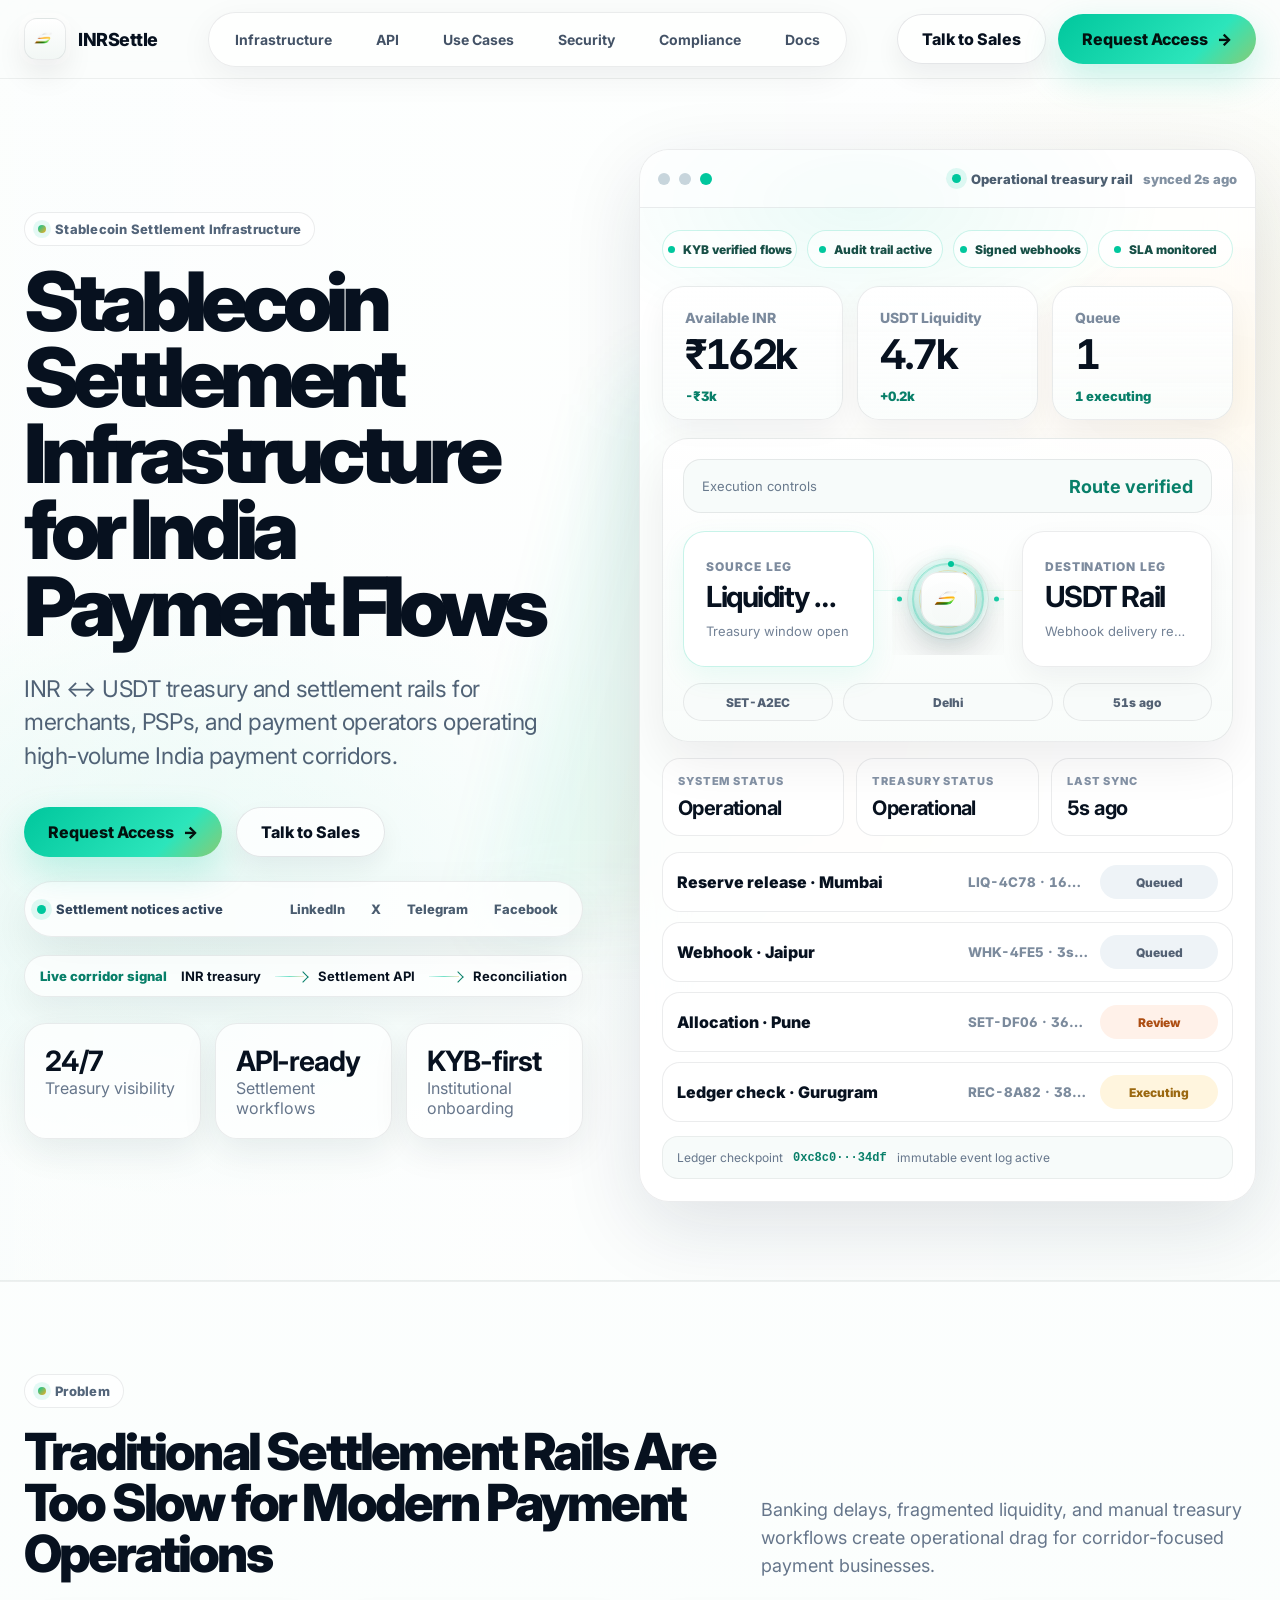
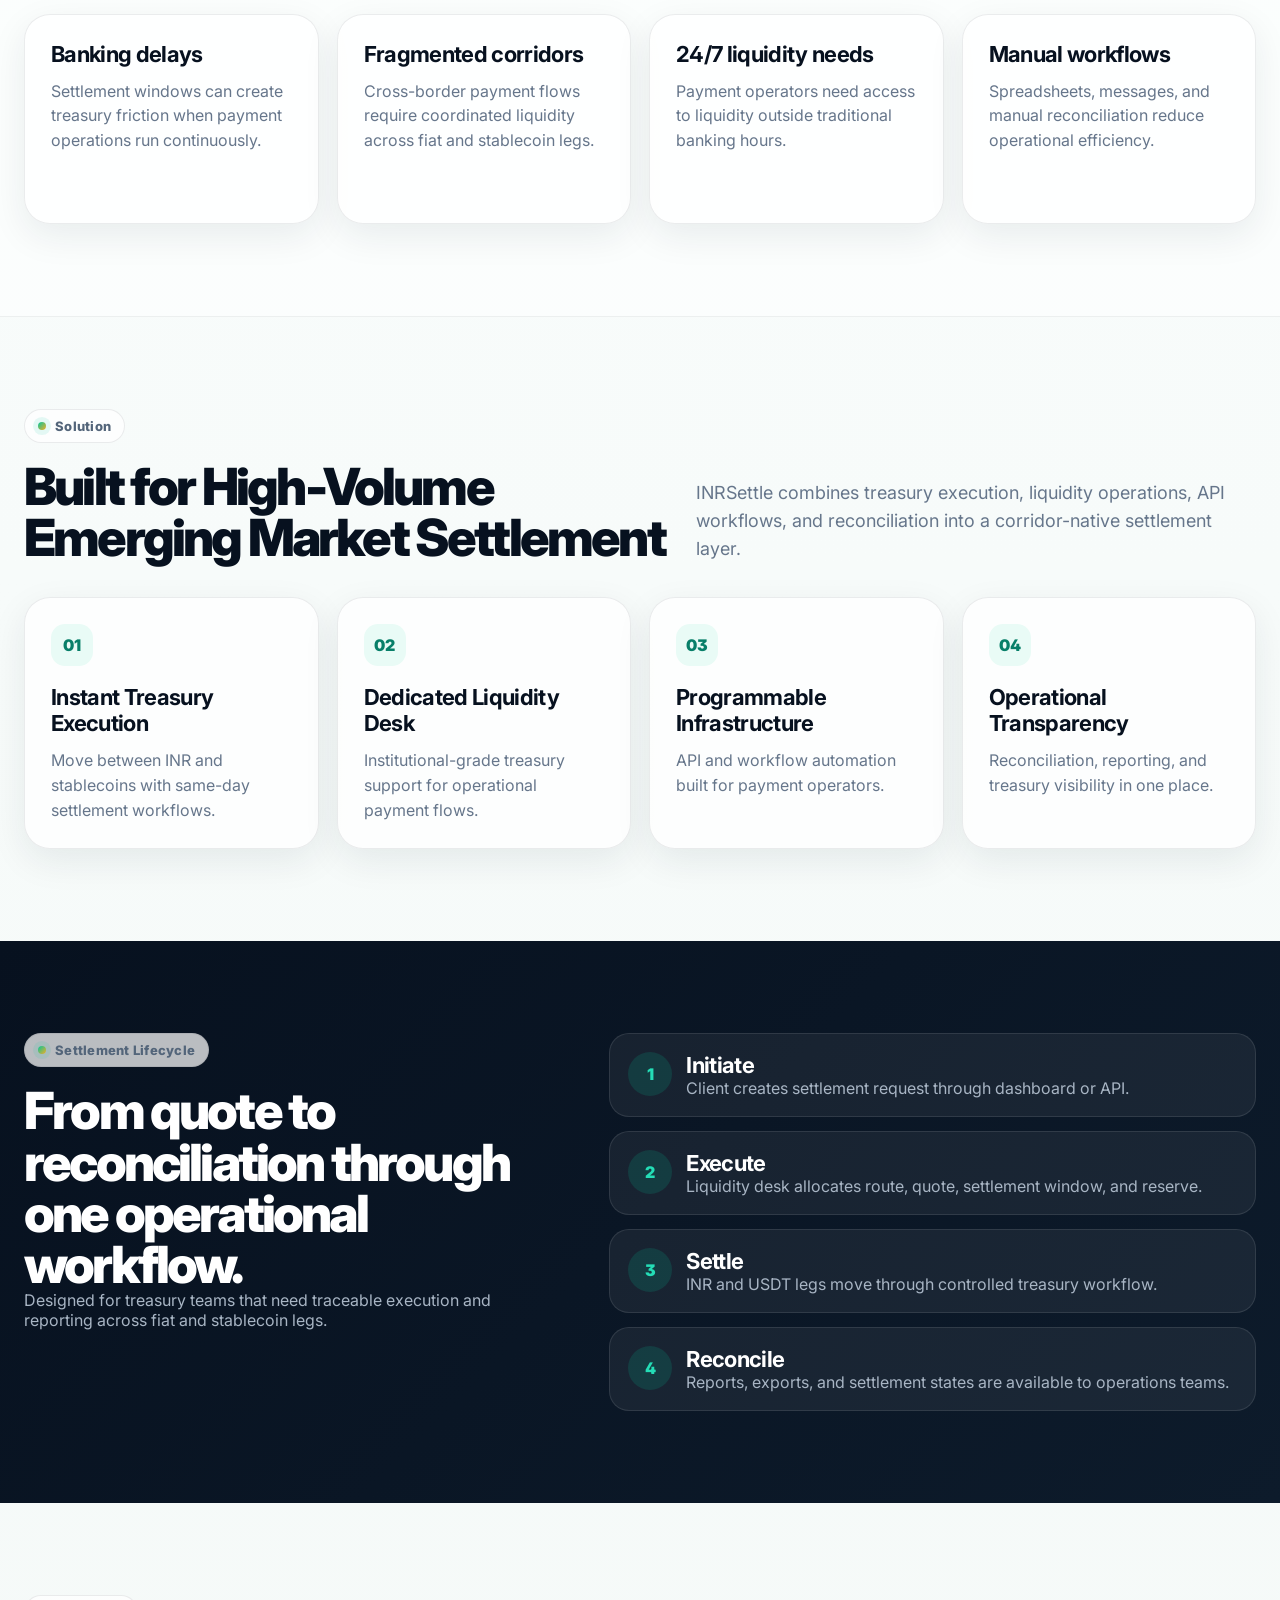
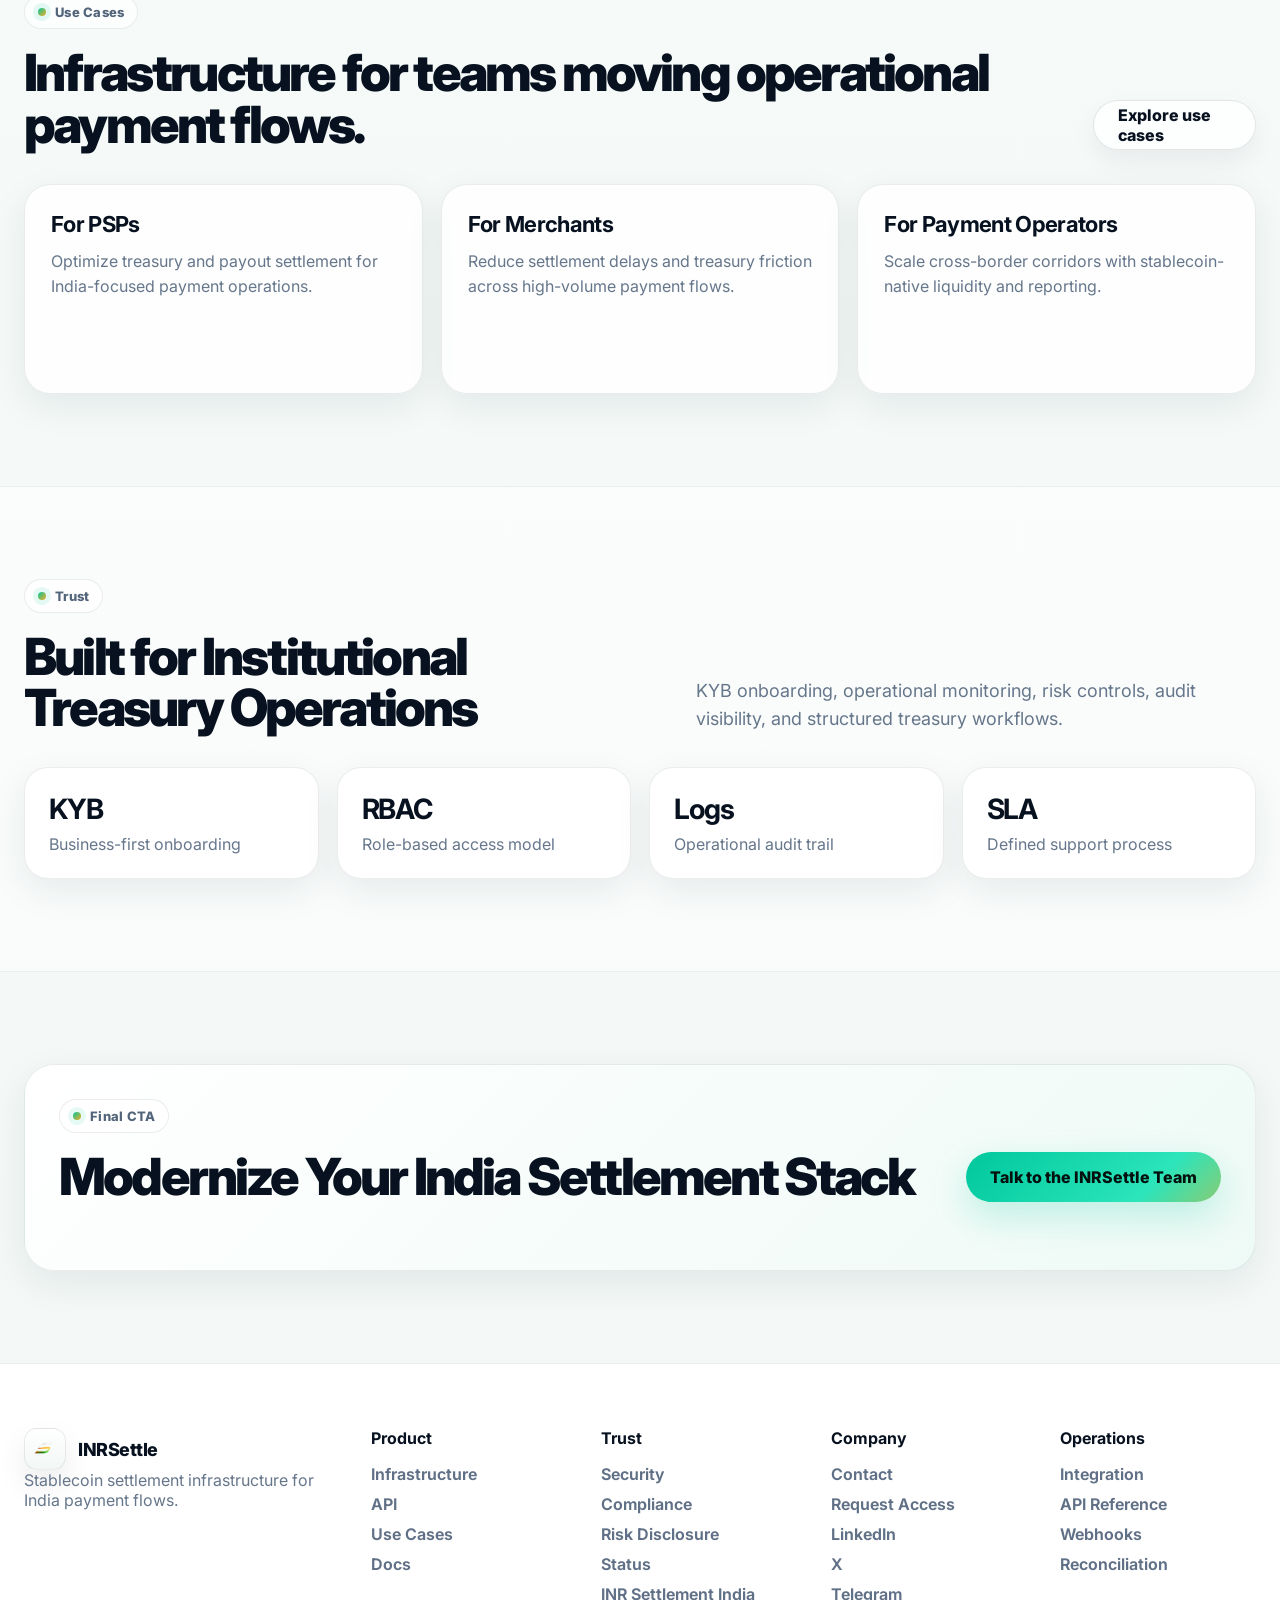
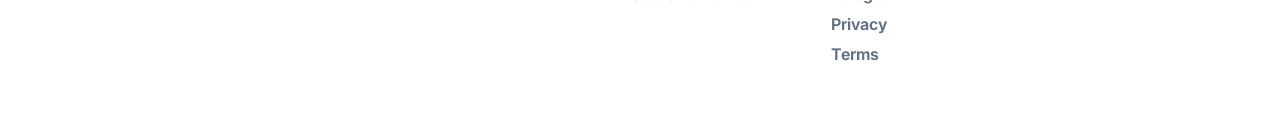
<file: index.html>
<!doctype html><html lang="en"><head><!-- Google tag (gtag.js) -->
<script async src="https://www.googletagmanager.com/gtag/js?id=G-RLY59FDEF2"></script>
<script>
  window.dataLayer = window.dataLayer || [];
  function gtag(){dataLayer.push(arguments);}
  gtag('js', new Date());

  gtag('config', 'G-RLY59FDEF2');
</script><meta charset="utf-8"><meta name="viewport" content="width=device-width,initial-scale=1"><title>INRSettle — Stablecoin Settlement Infrastructure for India Payment Flows</title><meta name="description" content="INR ↔ USDT treasury and settlement rails for merchants, PSPs, and payment operators."><meta name="theme-color" content="#050816"><meta property="og:title" content="INRSettle — Stablecoin Settlement Infrastructure for India Payment Flows"><meta property="og:description" content="INR ↔ USDT treasury and settlement rails for merchants, PSPs, and payment operators."><meta property="og:type" content="website"><link rel="icon" href="/assets/favicon.png" type="image/png"><link rel="manifest" href="/site.webmanifest"><link rel="preconnect" href="https://fonts.googleapis.com"><link rel="preconnect" href="https://fonts.gstatic.com" crossorigin><link href="https://fonts.googleapis.com/css2?family=Inter:wght@400;500;600;700;800&display=swap" rel="stylesheet"><link rel="stylesheet" href="/styles.css"></head><body><header class="site-header"><div class="container nav"><a class="brand" href="/index.html"><img src="/assets/mark.png" alt="INRSettle mark"><span>INRSettle</span></a><nav class="nav-links"><a href="/infrastructure.html">Infrastructure</a><a href="/api.html">API</a><a href="/use-cases.html">Use Cases</a><a href="/security.html">Security</a><a href="/compliance.html">Compliance</a><a href="/docs/index.html">Docs</a></nav><div class="nav-actions"><a class="btn" href="/contact.html">Talk to Sales</a><a class="btn primary" href="/contact.html#access">Request Access</a></div><button class="menu-btn" data-menu>Menu</button><div class="mobile-panel" data-mobile><a href="/infrastructure.html">Infrastructure</a><a href="/api.html">API</a><a href="/use-cases.html">Use Cases</a><a href="/security.html">Security</a><a href="/compliance.html">Compliance</a><a href="/docs/index.html">Docs</a><a href="/contact.html">Contact</a></div></div></header><main><section class="hero"><div class="container hero-grid"><div><div class="eyebrow">Stablecoin Settlement Infrastructure</div><h1>Stablecoin Settlement Infrastructure for India Payment Flows</h1><p class="lead">INR ↔ USDT treasury and settlement rails for merchants, PSPs, and payment operators operating high-volume India payment corridors.</p><div class="hero-ctas"><a class="btn primary" href="/contact.html#access">Request Access</a><a class="btn" href="/contact.html">Talk to Sales</a></div><div class="hero-proof" aria-label="INRSettle infrastructure channels">
  <div class="proof-status"><span class="proof-pulse" aria-hidden="true"></span><span data-proof-status>Treasury sync operational</span></div>
  <div class="proof-channels" role="list" aria-label="Social channels">
    <a role="listitem" href="https://www.linkedin.com/company/inrsettle" target="_blank" rel="noopener noreferrer" data-tooltip="Partnership and company updates">LinkedIn</a>
    <a role="listitem" href="https://x.com/inrsettle" target="_blank" rel="noopener noreferrer" data-tooltip="Treasury and corridor insights">X</a>
    <a role="listitem" href="https://t.me/inrsettle" target="_blank" rel="noopener noreferrer" data-tooltip="Operational notices">Telegram</a>
    <a role="listitem" href="https://www.facebook.com/inrsettle" target="_blank" rel="noopener noreferrer" data-tooltip="Company releases">Facebook</a>
  </div>
</div><div class="corridor-signature" aria-label="Live corridor signal">
  <span>Live corridor signal</span>
  <strong>INR treasury</strong>
  <i aria-hidden="true"></i>
  <strong>Settlement API</strong>
  <i aria-hidden="true"></i>
  <strong>Reconciliation</strong>
</div><div class="trust-row"><div class="trust-card"><strong>24/7</strong><span class="muted">Treasury visibility</span></div><div class="trust-card"><strong>API-ready</strong><span class="muted">Settlement workflows</span></div><div class="trust-card"><strong>KYB-first</strong><span class="muted">Institutional onboarding</span></div></div></div><div class="dashboard live-rail trust-console" data-live-rail>
  <div class="dash-top">
    <div class="dots"><span></span><span></span><span></span></div>
    <div class="rail-meta">
      <span class="live-dot"></span>
      <span class="status" data-rail-status>Operational treasury rail</span>
      <span class="sync-age" data-sync-age>synced 4s ago</span>
    </div>
  </div>
  <div class="dash-body">
    <div class="assurance-strip" aria-label="Operational controls">
      <span><b></b> KYB verified flows</span>
      <span><b></b> Audit trail active</span>
      <span><b></b> Signed webhooks</span>
      <span><b></b> SLA monitored</span>
    </div>

    <div class="metric-grid">
      <div class="metric" data-metric-card>
        <span>Available INR</span>
<strong class="fixed-value" data-metric="inr">₹42.8M</strong>
<em data-delta="inr">+₹0.4M</em>
      </div>
      <div class="metric" data-metric-card>
        <span>USDT Liquidity</span>
<strong class="fixed-value" data-metric="usdt">4.2k</strong>
<em data-delta="usdt">+320</em>
      </div>
      <div class="metric" data-metric-card>
        <span>Queue</span>
        <strong class="fixed-value" data-metric="queue">18</strong>
        <em data-delta="queue">4 executing</em>
      </div>
    </div>

    <div class="flow-card active-flow">
      <div class="flow-rail"><span></span><i></i><b></b></div>
      <div class="risk-ledger">
        <span>Execution controls</span>
        <strong data-control-state>Reserve locked · route verified</strong>
      </div>
      <div class="flow-line">
        <div class="currency active">
          <small data-source-label>Source leg</small>
          <strong data-source-leg>INR Treasury</strong>
          <span data-source-meta>Reserve allocated</span>
        </div>
        <div class="settlement-engine" aria-hidden="true">
          <span class="engine-line engine-line-left"></span>
          <span class="engine-line engine-line-right"></span>
          <span class="engine-orbit engine-orbit-a"></span>
          <span class="engine-orbit engine-orbit-b"></span>
          <span class="engine-core"><img src="/assets/mark.png" alt=""></span>
          <span class="engine-pulse"></span>
          <span class="engine-packet engine-packet-a"></span>
          <span class="engine-packet engine-packet-b"></span>
        </div>
        <div class="currency">
          <small data-destination-label>Destination leg</small>
          <strong data-destination-leg>USDT Settlement</strong>
          <span data-destination-meta>Execution window active</span>
        </div>
      </div>
      <div class="execution-strip">
        <span data-execution-id>SET-9F42</span>
        <span data-execution-route>Mumbai corridor</span>
        <span data-execution-window>12s ago</span>
      </div>
    </div>

    <div class="rail-footer">
      <div><span class="label">System status</span><strong data-system-status>Operational</strong></div>
      <div><span class="label">Treasury Status</span><strong data-uptime>Operational</strong></div>
      <div><span class="label">Last Sync</span><strong data-last-settlement>2m ago</strong></div>
    </div>

    <div class="settlement-list stable-feed" data-settlement-list aria-label="Live settlement activity">
      <div class="settlement-row"><span>PSP settlement · Mumbai corridor</span><small>SET-9F42 · 12s ago</small><span class="pill ok">Reconciled</span></div>
      <div class="settlement-row"><span>Merchant payout batch · 284 items</span><small>PAY-31B8 · 28s ago</small><span class="pill pending">Executing</span></div>
      <div class="settlement-row"><span>Liquidity rebalance · INR/USDT</span><small>TRS-74D1 · 41s ago</small><span class="pill ok">Confirmed</span></div>
      <div class="settlement-row"><span>Reconciliation export · PSP ledger</span><small>REC-28A1 · 54s ago</small><span class="pill neutral">Queued</span></div>
    </div>

    <div class="ledger-note">
      <span>Ledger checkpoint</span>
      <code data-ledger-hash>0x7c9a···42f1</code>
      <span data-ledger-copy>immutable event log active</span>
    </div>
  </div>
</div></div></div></div></section><section class="section alt"><div class="container"><div class="section-head"><div><div class="eyebrow">Problem</div><h2>Traditional Settlement Rails Are Too Slow for Modern Payment Operations</h2></div><p>Banking delays, fragmented liquidity, and manual treasury workflows create operational drag for corridor-focused payment businesses.</p></div><div class="grid-4"><div class="card"><h3>Banking delays</h3><p>Settlement windows can create treasury friction when payment operations run continuously.</p></div><div class="card"><h3>Fragmented corridors</h3><p>Cross-border payment flows require coordinated liquidity across fiat and stablecoin legs.</p></div><div class="card"><h3>24/7 liquidity needs</h3><p>Payment operators need access to liquidity outside traditional banking hours.</p></div><div class="card"><h3>Manual workflows</h3><p>Spreadsheets, messages, and manual reconciliation reduce operational efficiency.</p></div></div></div></section><section class="section"><div class="container"><div class="section-head"><div><div class="eyebrow">Solution</div><h2>Built for High-Volume Emerging Market Settlement</h2></div><p>INRSettle combines treasury execution, liquidity operations, API workflows, and reconciliation into a corridor-native settlement layer.</p></div><div class="grid-4"><div class="card"><div class="icon">01</div><h3>Instant Treasury Execution</h3><p>Move between INR and stablecoins with same-day settlement workflows.</p></div><div class="card"><div class="icon">02</div><h3>Dedicated Liquidity Desk</h3><p>Institutional-grade treasury support for operational payment flows.</p></div><div class="card"><div class="icon">03</div><h3>Programmable Infrastructure</h3><p>API and workflow automation built for payment operators.</p></div><div class="card"><div class="icon">04</div><h3>Operational Transparency</h3><p>Reconciliation, reporting, and treasury visibility in one place.</p></div></div></div></section><section class="section dark"><div class="container split"><div><div class="eyebrow">Settlement Lifecycle</div><h2>From quote to reconciliation through one operational workflow.</h2><p class="muted">Designed for treasury teams that need traceable execution and reporting across fiat and stablecoin legs.</p></div><div class="timeline"><div class="step"><div class="step-num">1</div><div><h3>Initiate</h3><p class="muted">Client creates settlement request through dashboard or API.</p></div></div><div class="step"><div class="step-num">2</div><div><h3>Execute</h3><p class="muted">Liquidity desk allocates route, quote, settlement window, and reserve.</p></div></div><div class="step"><div class="step-num">3</div><div><h3>Settle</h3><p class="muted">INR and USDT legs move through controlled treasury workflow.</p></div></div><div class="step"><div class="step-num">4</div><div><h3>Reconcile</h3><p class="muted">Reports, exports, and settlement states are available to operations teams.</p></div></div></div></div></section><section class="section"><div class="container"><div class="section-head"><div><div class="eyebrow">Use Cases</div><h2>Infrastructure for teams moving operational payment flows.</h2></div><a class="btn" href="/use-cases.html">Explore use cases</a></div><div class="grid-3"><div class="card"><h3>For PSPs</h3><p>Optimize treasury and payout settlement for India-focused payment operations.</p></div><div class="card"><h3>For Merchants</h3><p>Reduce settlement delays and treasury friction across high-volume payment flows.</p></div><div class="card"><h3>For Payment Operators</h3><p>Scale cross-border corridors with stablecoin-native liquidity and reporting.</p></div></div></div></section><section class="section alt"><div class="container"><div class="section-head"><div><div class="eyebrow">Trust</div><h2>Built for Institutional Treasury Operations</h2></div><p>KYB onboarding, operational monitoring, risk controls, audit visibility, and structured treasury workflows.</p></div><div class="stat-band"><div class="stat"><strong>KYB</strong><span>Business-first onboarding</span></div><div class="stat"><strong>RBAC</strong><span>Role-based access model</span></div><div class="stat"><strong>Logs</strong><span>Operational audit trail</span></div><div class="stat"><strong>SLA</strong><span>Defined support process</span></div></div></div></section><section class="section"><div class="container contact-box"><div class="section-head"><div><div class="eyebrow">Final CTA</div><h2>Modernize Your India Settlement Stack</h2></div><a class="btn teal" href="/contact.html">Talk to the INRSettle Team</a></div></div></section></main><footer class="footer"><div class="container footer-grid"><div><a class="brand" href="/index.html"><img src="/assets/mark.png" alt="INRSettle mark"><span>INRSettle</span></a><p class="muted">Stablecoin settlement infrastructure for India payment flows.</p></div><div><h4>Product</h4><a href="/infrastructure.html">Infrastructure</a><a href="/api.html">API</a><a href="/use-cases.html">Use Cases</a><a href="/docs/index.html">Docs</a></div><div><h4>Trust</h4><a href="/security.html">Security</a><a href="/compliance.html">Compliance</a><a href="/risk.html">Risk Disclosure</a><a href="/status.html">Status</a><a href="/inr-settlement-india.html">INR Settlement India</a></div><div><h4>Company</h4><a href="/contact.html">Contact</a><a href="/contact.html#access">Request Access</a><a href="https://www.linkedin.com/company/inrsettle" target="_blank" rel="noopener noreferrer">LinkedIn</a><a href="https://x.com/inrsettle" target="_blank" rel="noopener noreferrer">X</a><a href="https://t.me/inrsettle" target="_blank" rel="noopener noreferrer">Telegram</a><a href="/legal/privacy.html">Privacy</a><a href="/legal/terms.html">Terms</a></div><div><h4>Operations</h4><a href="/docs/integration.html">Integration</a><a href="/docs/api.html">API Reference</a><a href="/docs/webhooks.html">Webhooks</a><a href="/docs/reconciliation.html">Reconciliation</a></div></div></footer><script src="/script.js"></script></body></html>
</file>
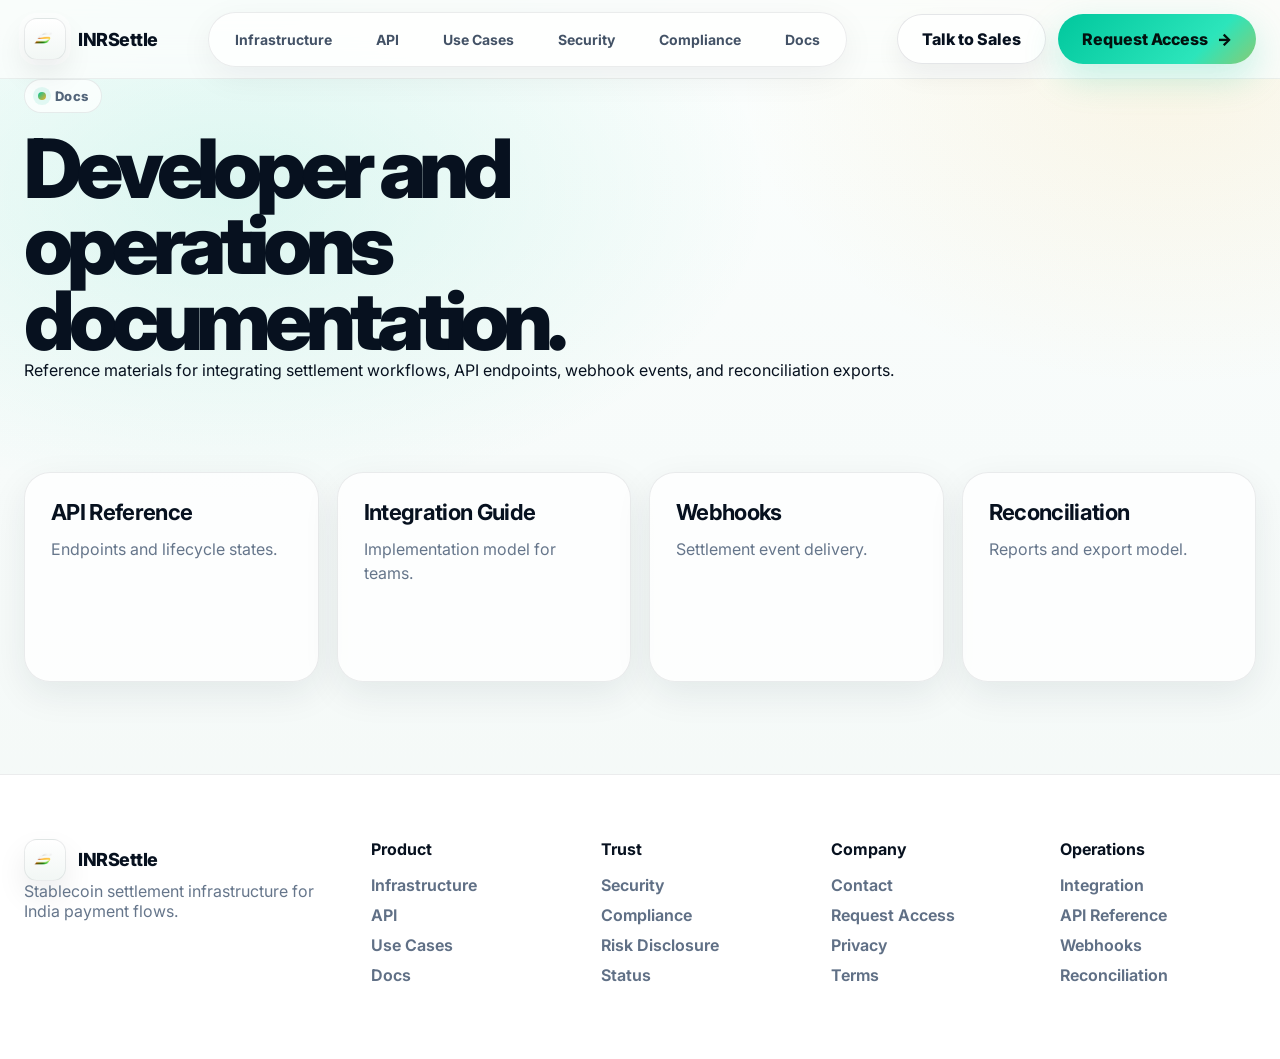
<file: docs/index.html>
<!doctype html><html lang="en"><head><meta charset="utf-8"><meta name="viewport" content="width=device-width,initial-scale=1"><title>Docs — INRSettle</title><meta name="description" content="Developer and operations documentation for INRSettle."><meta name="theme-color" content="#050816"><meta property="og:title" content="Docs — INRSettle"><meta property="og:description" content="Developer and operations documentation for INRSettle."><meta property="og:type" content="website"><link rel="icon" href="/assets/favicon.png" type="image/png"><link rel="manifest" href="/site.webmanifest"><link rel="preconnect" href="https://fonts.googleapis.com"><link rel="preconnect" href="https://fonts.gstatic.com" crossorigin><link href="https://fonts.googleapis.com/css2?family=Inter:wght@400;500;600;700;800&display=swap" rel="stylesheet"><link rel="stylesheet" href="/styles.css"></head><body><header class="site-header"><div class="container nav"><a class="brand" href="/index.html"><img src="/assets/mark.png" alt="INRSettle mark"><span>INRSettle</span></a><nav class="nav-links"><a href="/infrastructure.html">Infrastructure</a><a href="/api.html">API</a><a href="/use-cases.html">Use Cases</a><a href="/security.html">Security</a><a href="/compliance.html">Compliance</a><a href="/docs/index.html">Docs</a></nav><div class="nav-actions"><a class="btn" href="/contact.html">Talk to Sales</a><a class="btn primary" href="/contact.html#access">Request Access</a></div><button class="menu-btn" data-menu>Menu</button><div class="mobile-panel" data-mobile><a href="/infrastructure.html">Infrastructure</a><a href="/api.html">API</a><a href="/use-cases.html">Use Cases</a><a href="/security.html">Security</a><a href="/compliance.html">Compliance</a><a href="/docs/index.html">Docs</a><a href="/contact.html">Contact</a></div></div></header><main><section class="page-hero"><div class="container"><div class="eyebrow">Docs</div><h1>Developer and operations documentation.</h1><p>Reference materials for integrating settlement workflows, API endpoints, webhook events, and reconciliation exports.</p></div></section><section class="section"><div class="container grid-4"><a class="card" href="/docs/api.html"><h3>API Reference</h3><p>Endpoints and lifecycle states.</p></a><a class="card" href="/docs/integration.html"><h3>Integration Guide</h3><p>Implementation model for teams.</p></a><a class="card" href="/docs/webhooks.html"><h3>Webhooks</h3><p>Settlement event delivery.</p></a><a class="card" href="/docs/reconciliation.html"><h3>Reconciliation</h3><p>Reports and export model.</p></a></div></section></main><footer class="footer"><div class="container footer-grid"><div><a class="brand" href="/index.html"><img src="/assets/mark.png" alt="INRSettle mark"><span>INRSettle</span></a><p class="muted">Stablecoin settlement infrastructure for India payment flows.</p></div><div><h4>Product</h4><a href="/infrastructure.html">Infrastructure</a><a href="/api.html">API</a><a href="/use-cases.html">Use Cases</a><a href="/docs/index.html">Docs</a></div><div><h4>Trust</h4><a href="/security.html">Security</a><a href="/compliance.html">Compliance</a><a href="/risk.html">Risk Disclosure</a><a href="/status.html">Status</a></div><div><h4>Company</h4><a href="/contact.html">Contact</a><a href="/contact.html#access">Request Access</a><a href="/legal/privacy.html">Privacy</a><a href="/legal/terms.html">Terms</a></div><div><h4>Operations</h4><a href="/docs/integration.html">Integration</a><a href="/docs/api.html">API Reference</a><a href="/docs/webhooks.html">Webhooks</a><a href="/docs/reconciliation.html">Reconciliation</a></div></div></footer><script src="/script.js"></script></body></html>
</file>
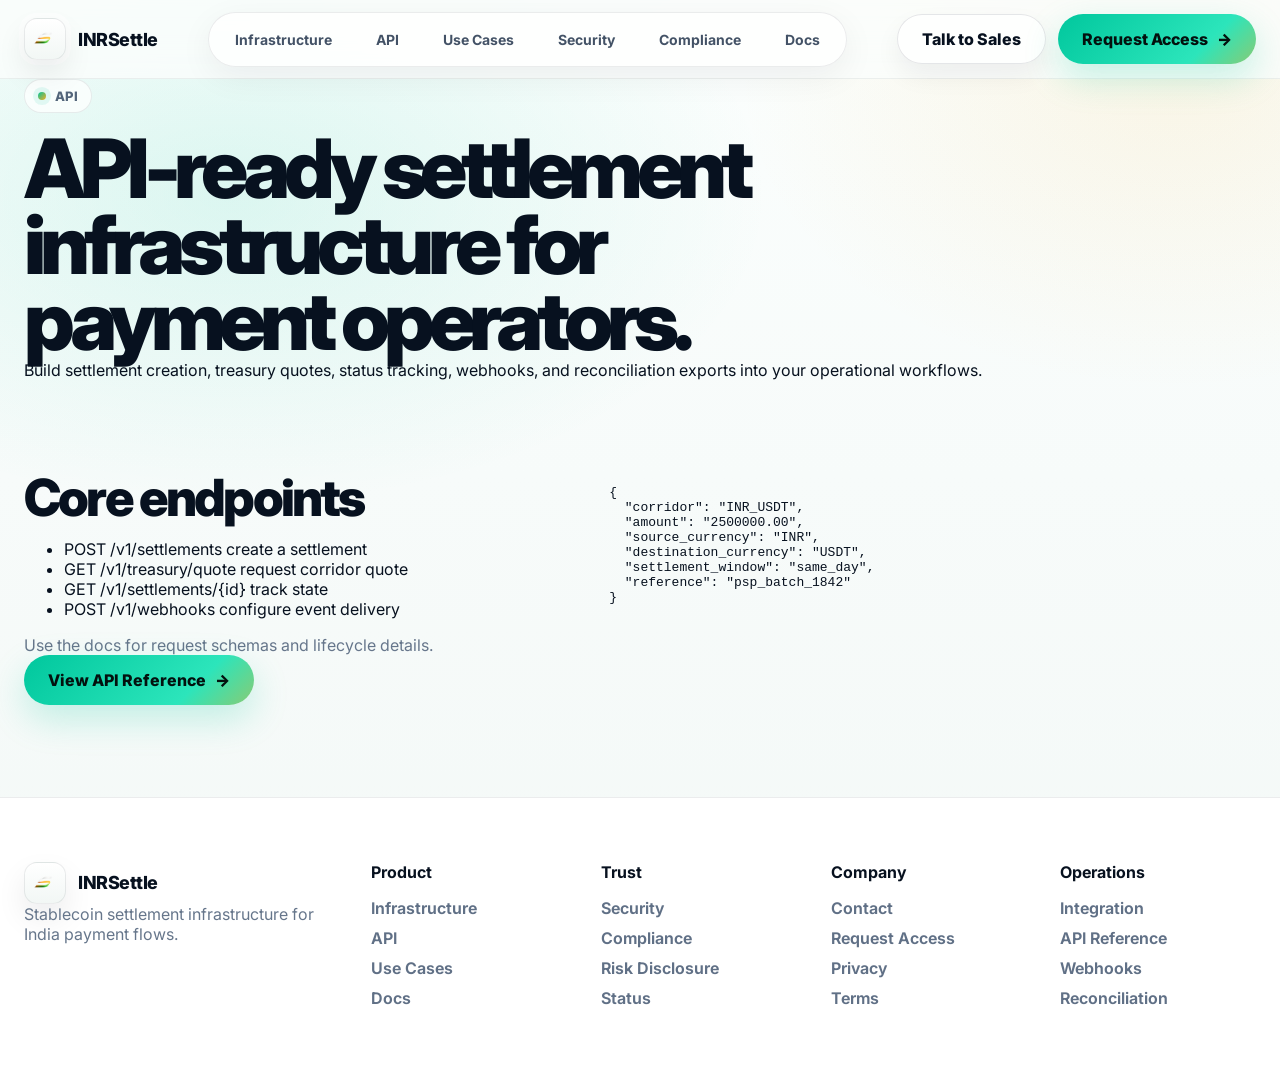
<file: api.html>
<!doctype html><html lang="en"><head><!-- Google tag (gtag.js) -->
<script async src="https://www.googletagmanager.com/gtag/js?id=G-RLY59FDEF2"></script>
<script>
  window.dataLayer = window.dataLayer || [];
  function gtag(){dataLayer.push(arguments);}
  gtag('js', new Date());

  gtag('config', 'G-RLY59FDEF2');
</script><meta charset="utf-8"><meta name="viewport" content="width=device-width,initial-scale=1"><title>INR Settlement API for Treasury & Cross-Border Payments — INRSettle</title><meta name="description" content="API-ready settlement infrastructure for treasury quotes, settlements, webhooks, and reconciliation."><meta name="theme-color" content="#050816"><meta property="og:title" content="API — INRSettle"><meta property="og:description" content="API-ready settlement infrastructure for treasury quotes, settlements, webhooks, and reconciliation."><meta property="og:type" content="website"><link rel="icon" href="/assets/favicon.png" type="image/png"><link rel="manifest" href="/site.webmanifest"><link rel="preconnect" href="https://fonts.googleapis.com"><link rel="preconnect" href="https://fonts.gstatic.com" crossorigin><link href="https://fonts.googleapis.com/css2?family=Inter:wght@400;500;600;700;800&display=swap" rel="stylesheet"><link rel="stylesheet" href="/styles.css"></head><body><header class="site-header"><div class="container nav"><a class="brand" href="/index.html"><img src="/assets/mark.png" alt="INRSettle mark"><span>INRSettle</span></a><nav class="nav-links"><a href="/infrastructure.html">Infrastructure</a><a href="/api.html">API</a><a href="/use-cases.html">Use Cases</a><a href="/security.html">Security</a><a href="/compliance.html">Compliance</a><a href="/docs/index.html">Docs</a></nav><div class="nav-actions"><a class="btn" href="/contact.html">Talk to Sales</a><a class="btn primary" href="/contact.html#access">Request Access</a></div><button class="menu-btn" data-menu>Menu</button><div class="mobile-panel" data-mobile><a href="/infrastructure.html">Infrastructure</a><a href="/api.html">API</a><a href="/use-cases.html">Use Cases</a><a href="/security.html">Security</a><a href="/compliance.html">Compliance</a><a href="/docs/index.html">Docs</a><a href="/contact.html">Contact</a></div></div></header><main><section class="page-hero"><div class="container"><div class="eyebrow">API</div><h1>API-ready settlement infrastructure for payment operators.</h1><p>Build settlement creation, treasury quotes, status tracking, webhooks, and reconciliation exports into your operational workflows.</p></div></section><section class="section"><div class="container split"><div><h2>Core endpoints</h2><ul class="feature-list"><li><span><span class="kbd">POST /v1/settlements</span> create a settlement</span></li><li><span><span class="kbd">GET /v1/treasury/quote</span> request corridor quote</span></li><li><span><span class="kbd">GET /v1/settlements/{id}</span> track state</span></li><li><span><span class="kbd">POST /v1/webhooks</span> configure event delivery</span></li></ul><p class="muted">Use the docs for request schemas and lifecycle details.</p><a class="btn primary" href="/docs/api.html">View API Reference</a></div><div class="code-panel"><pre>{
  "corridor": "INR_USDT",
  "amount": "2500000.00",
  "source_currency": "INR",
  "destination_currency": "USDT",
  "settlement_window": "same_day",
  "reference": "psp_batch_1842"
}</pre></div></div></section></main><footer class="footer"><div class="container footer-grid"><div><a class="brand" href="/index.html"><img src="/assets/mark.png" alt="INRSettle mark"><span>INRSettle</span></a><p class="muted">Stablecoin settlement infrastructure for India payment flows.</p></div><div><h4>Product</h4><a href="/infrastructure.html">Infrastructure</a><a href="/api.html">API</a><a href="/use-cases.html">Use Cases</a><a href="/docs/index.html">Docs</a></div><div><h4>Trust</h4><a href="/security.html">Security</a><a href="/compliance.html">Compliance</a><a href="/risk.html">Risk Disclosure</a><a href="/status.html">Status</a></div><div><h4>Company</h4><a href="/contact.html">Contact</a><a href="/contact.html#access">Request Access</a><a href="/legal/privacy.html">Privacy</a><a href="/legal/terms.html">Terms</a></div><div><h4>Operations</h4><a href="/docs/integration.html">Integration</a><a href="/docs/api.html">API Reference</a><a href="/docs/webhooks.html">Webhooks</a><a href="/docs/reconciliation.html">Reconciliation</a></div></div></footer><script src="/script.js"></script></body></html>
</file>
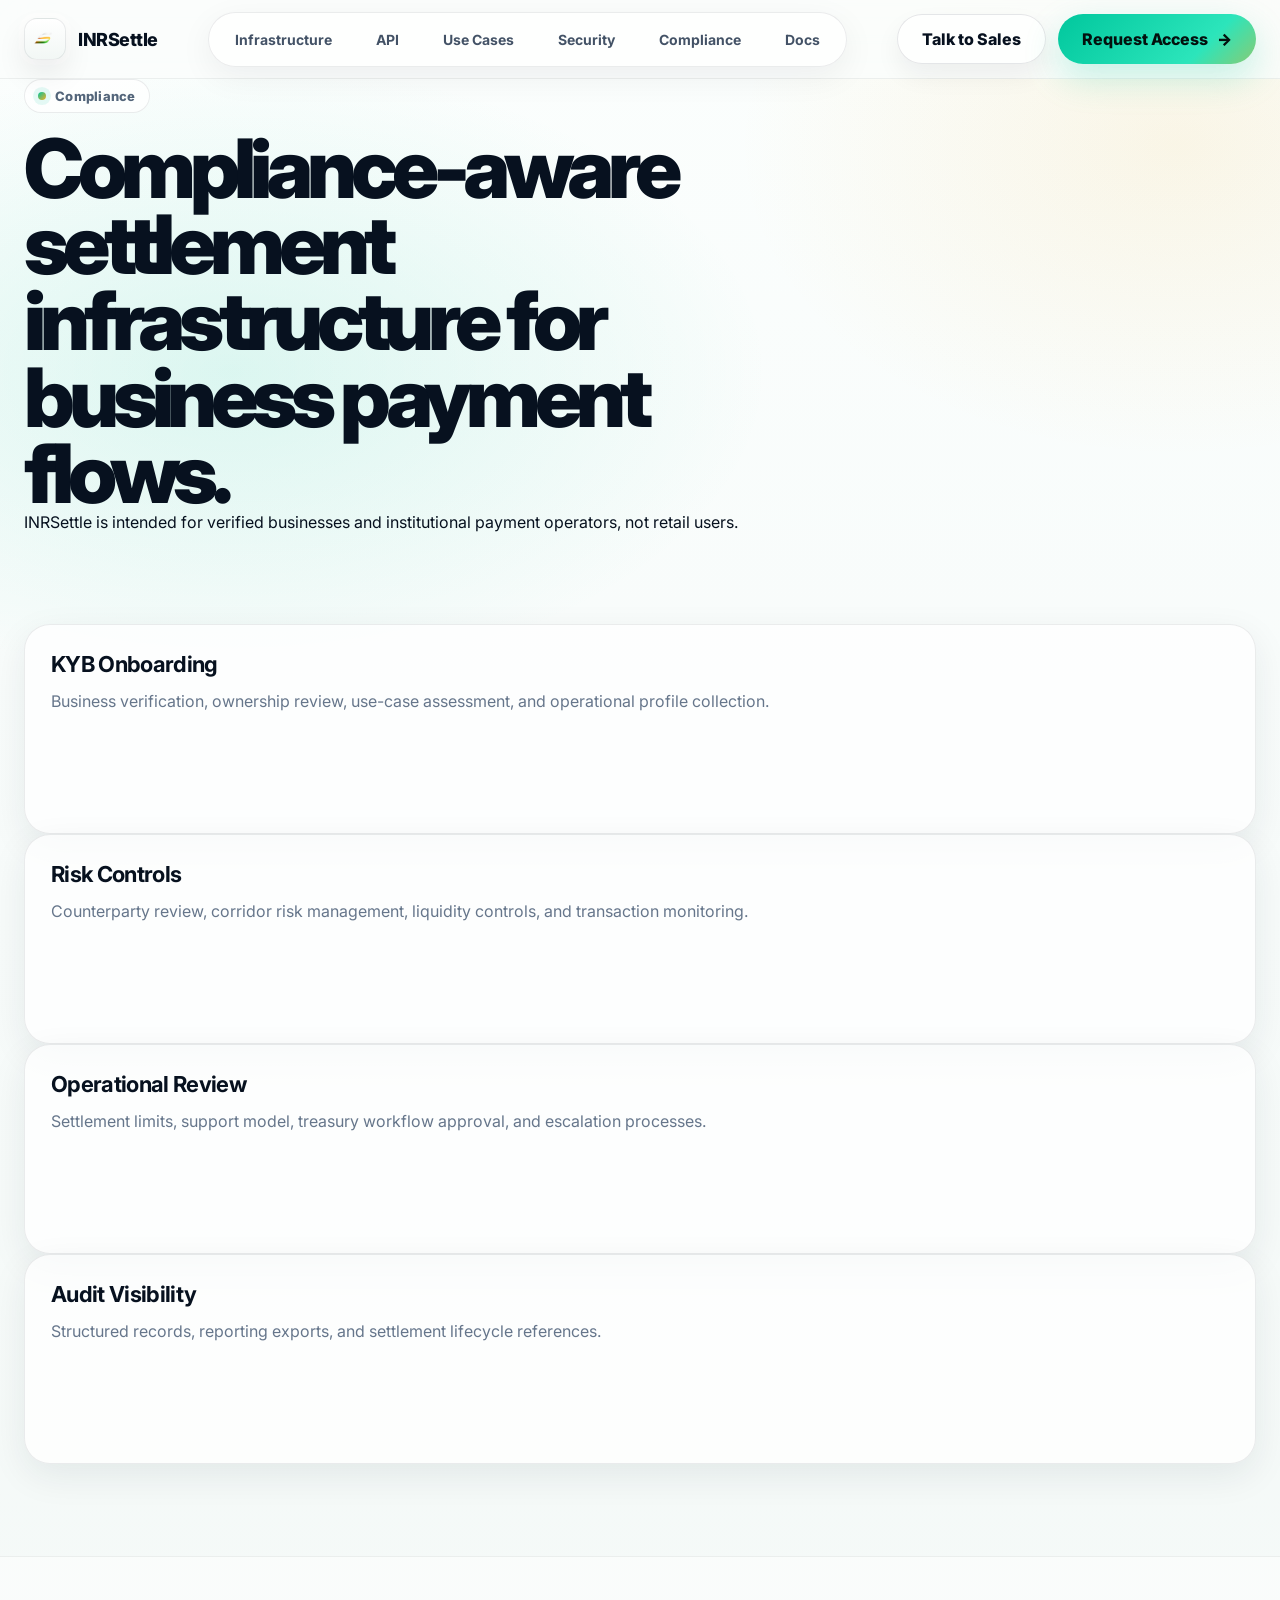
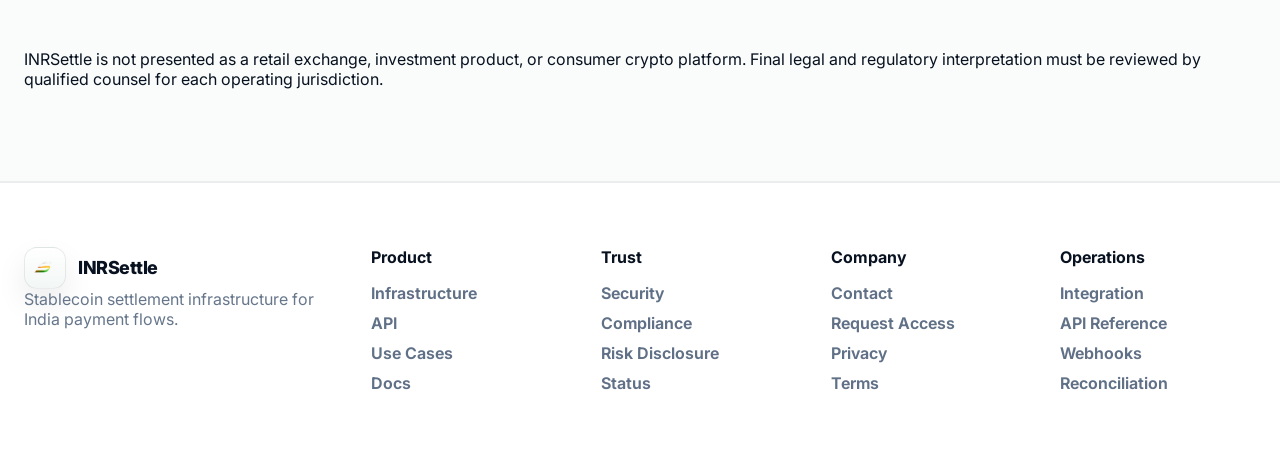
<file: compliance.html>
<!doctype html><html lang="en"><head><!-- Google tag (gtag.js) -->
<script async src="https://www.googletagmanager.com/gtag/js?id=G-RLY59FDEF2"></script>
<script>
  window.dataLayer = window.dataLayer || [];
  function gtag(){dataLayer.push(arguments);}
  gtag('js', new Date());

  gtag('config', 'G-RLY59FDEF2');
</script><meta charset="utf-8"><meta name="viewport" content="width=device-width,initial-scale=1"><title>India Settlement Compliance & Treasury Operations — INRSettle</title><meta name="description" content="KYB, risk controls, and operational monitoring for INR stablecoin settlement workflows."><meta name="theme-color" content="#050816"><meta property="og:title" content="Compliance — INRSettle"><meta property="og:description" content="KYB, risk controls, and operational monitoring for INR stablecoin settlement workflows."><meta property="og:type" content="website"><link rel="icon" href="/assets/favicon.png" type="image/png"><link rel="manifest" href="/site.webmanifest"><link rel="preconnect" href="https://fonts.googleapis.com"><link rel="preconnect" href="https://fonts.gstatic.com" crossorigin><link href="https://fonts.googleapis.com/css2?family=Inter:wght@400;500;600;700;800&display=swap" rel="stylesheet"><link rel="stylesheet" href="/styles.css"></head><body><header class="site-header"><div class="container nav"><a class="brand" href="/index.html"><img src="/assets/mark.png" alt="INRSettle mark"><span>INRSettle</span></a><nav class="nav-links"><a href="/infrastructure.html">Infrastructure</a><a href="/api.html">API</a><a href="/use-cases.html">Use Cases</a><a href="/security.html">Security</a><a href="/compliance.html">Compliance</a><a href="/docs/index.html">Docs</a></nav><div class="nav-actions"><a class="btn" href="/contact.html">Talk to Sales</a><a class="btn primary" href="/contact.html#access">Request Access</a></div><button class="menu-btn" data-menu>Menu</button><div class="mobile-panel" data-mobile><a href="/infrastructure.html">Infrastructure</a><a href="/api.html">API</a><a href="/use-cases.html">Use Cases</a><a href="/security.html">Security</a><a href="/compliance.html">Compliance</a><a href="/docs/index.html">Docs</a><a href="/contact.html">Contact</a></div></div></header><main><section class="page-hero"><div class="container"><div class="eyebrow">Compliance</div><h1>Compliance-aware settlement infrastructure for business payment flows.</h1><p>INRSettle is intended for verified businesses and institutional payment operators, not retail users.</p></div></section><section class="section"><div class="container grid-2"><div class="card"><h3>KYB Onboarding</h3><p>Business verification, ownership review, use-case assessment, and operational profile collection.</p></div><div class="card"><h3>Risk Controls</h3><p>Counterparty review, corridor risk management, liquidity controls, and transaction monitoring.</p></div><div class="card"><h3>Operational Review</h3><p>Settlement limits, support model, treasury workflow approval, and escalation processes.</p></div><div class="card"><h3>Audit Visibility</h3><p>Structured records, reporting exports, and settlement lifecycle references.</p></div></div></section><section class="section alt"><div class="container notice">INRSettle is not presented as a retail exchange, investment product, or consumer crypto platform. Final legal and regulatory interpretation must be reviewed by qualified counsel for each operating jurisdiction.</div></section></main><footer class="footer"><div class="container footer-grid"><div><a class="brand" href="/index.html"><img src="/assets/mark.png" alt="INRSettle mark"><span>INRSettle</span></a><p class="muted">Stablecoin settlement infrastructure for India payment flows.</p></div><div><h4>Product</h4><a href="/infrastructure.html">Infrastructure</a><a href="/api.html">API</a><a href="/use-cases.html">Use Cases</a><a href="/docs/index.html">Docs</a></div><div><h4>Trust</h4><a href="/security.html">Security</a><a href="/compliance.html">Compliance</a><a href="/risk.html">Risk Disclosure</a><a href="/status.html">Status</a></div><div><h4>Company</h4><a href="/contact.html">Contact</a><a href="/contact.html#access">Request Access</a><a href="/legal/privacy.html">Privacy</a><a href="/legal/terms.html">Terms</a></div><div><h4>Operations</h4><a href="/docs/integration.html">Integration</a><a href="/docs/api.html">API Reference</a><a href="/docs/webhooks.html">Webhooks</a><a href="/docs/reconciliation.html">Reconciliation</a></div></div></footer><script src="/script.js"></script></body></html>
</file>
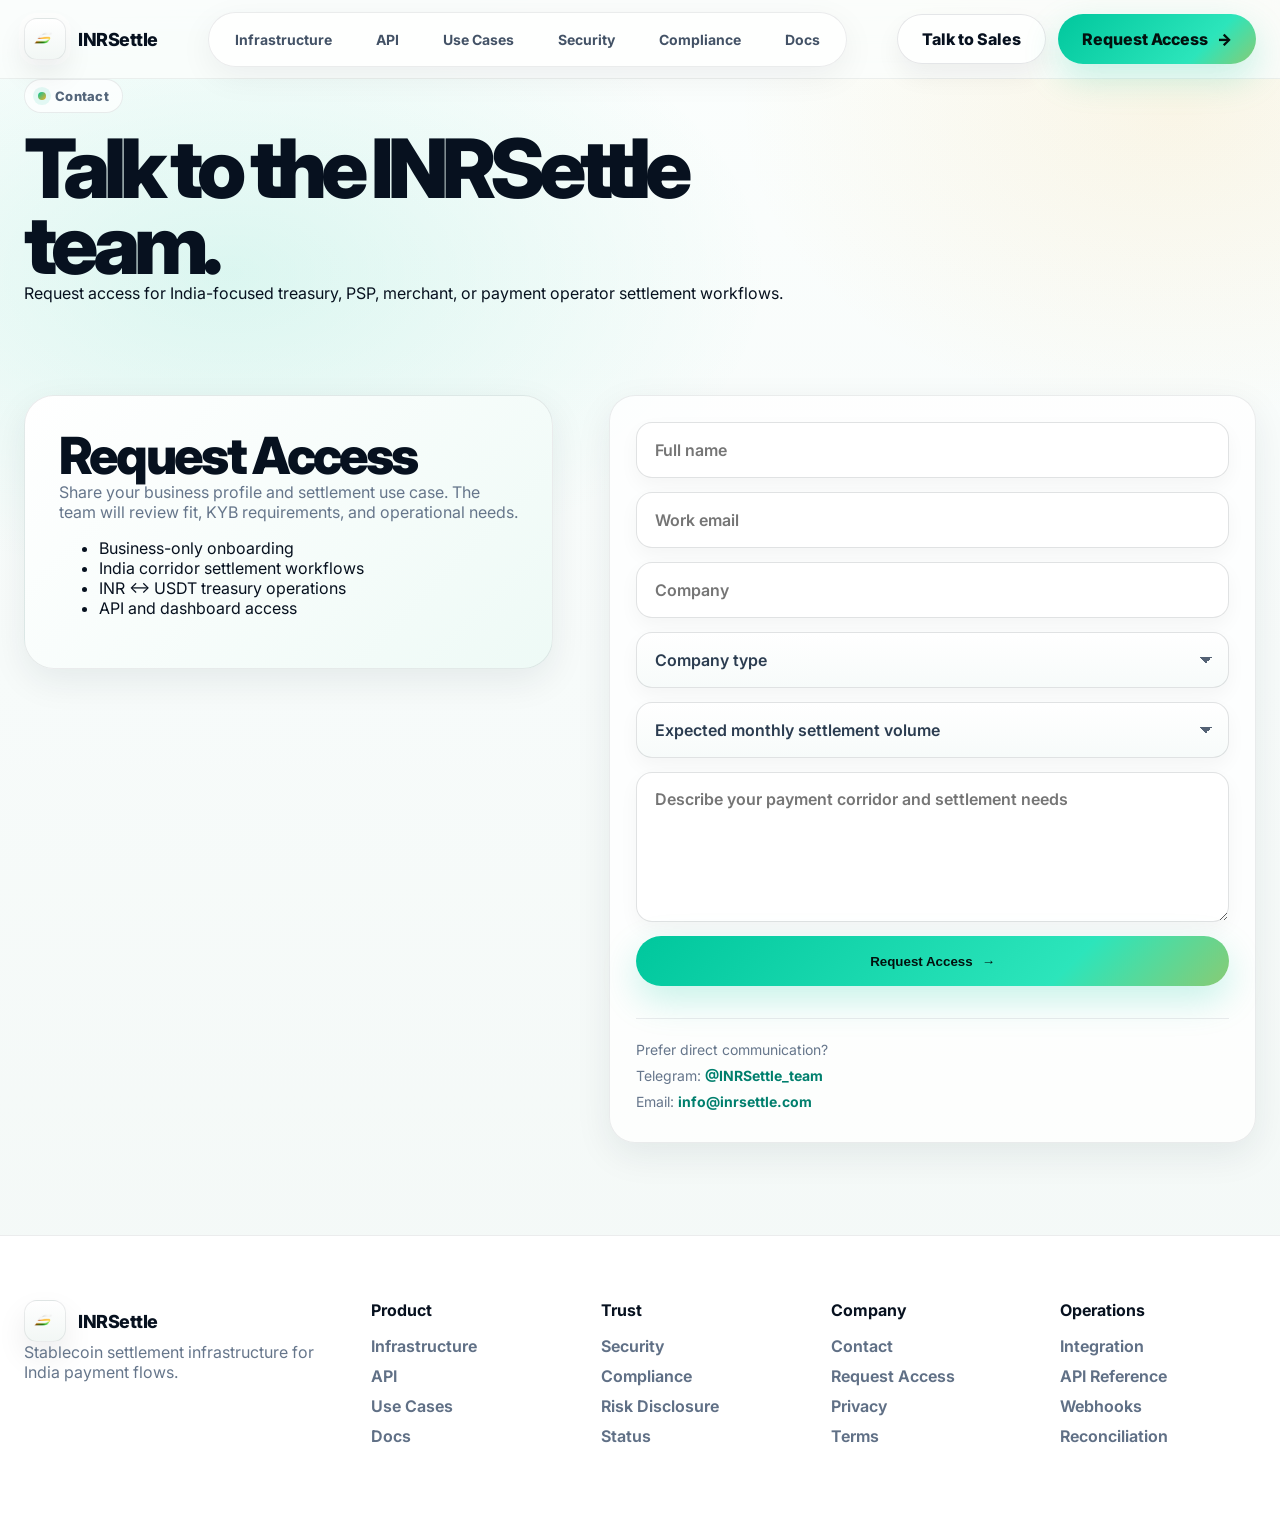
<file: contact.html>
<!doctype html>
<html lang="en">

<head>

  <!-- Google tag (gtag.js) -->
<script async src="https://www.googletagmanager.com/gtag/js?id=G-RLY59FDEF2"></script>
<script>
  window.dataLayer = window.dataLayer || [];
  function gtag(){dataLayer.push(arguments);}
  gtag('js', new Date());

  gtag('config', 'G-RLY59FDEF2');
</script>
  
  <meta charset="utf-8">
  <meta name="viewport" content="width=device-width,initial-scale=1">

  <title>Contact — INRSettle</title>

  <meta name="description" content="Request access to INRSettle stablecoin settlement infrastructure.">
  <meta name="theme-color" content="#050816">

  <meta property="og:title" content="Contact — INRSettle">
  <meta property="og:description" content="Request access to INRSettle stablecoin settlement infrastructure.">
  <meta property="og:type" content="website">

  <link rel="icon" href="/assets/favicon.png" type="image/png">
  <link rel="manifest" href="/site.webmanifest">

  <link rel="preconnect" href="https://fonts.googleapis.com">
  <link rel="preconnect" href="https://fonts.gstatic.com" crossorigin>

  <link href="https://fonts.googleapis.com/css2?family=Inter:wght@400;500;600;700;800&display=swap" rel="stylesheet">

  <link rel="stylesheet" href="/styles.css">
</head>

<body>

<header class="site-header">
  <div class="container nav">

    <a class="brand" href="/index.html">
      <img src="/assets/mark.png" alt="INRSettle mark">
      <span>INRSettle</span>
    </a>

    <nav class="nav-links">
      <a href="/infrastructure.html">Infrastructure</a>
      <a href="/api.html">API</a>
      <a href="/use-cases.html">Use Cases</a>
      <a href="/security.html">Security</a>
      <a href="/compliance.html">Compliance</a>
      <a href="/docs/index.html">Docs</a>
    </nav>

    <div class="nav-actions">
      <a class="btn" href="/contact.html">Talk to Sales</a>
      <a class="btn primary" href="/contact.html#access">Request Access</a>
    </div>

    <button class="menu-btn" data-menu>Menu</button>

    <div class="mobile-panel" data-mobile>
      <a href="/infrastructure.html">Infrastructure</a>
      <a href="/api.html">API</a>
      <a href="/use-cases.html">Use Cases</a>
      <a href="/security.html">Security</a>
      <a href="/compliance.html">Compliance</a>
      <a href="/docs/index.html">Docs</a>
      <a href="/contact.html">Contact</a>
    </div>

  </div>
</header>

<main>

<section class="page-hero">
  <div class="container">

    <div class="eyebrow">Contact</div>

    <h1>Talk to the INRSettle team.</h1>

    <p>
      Request access for India-focused treasury, PSP,
      merchant, or payment operator settlement workflows.
    </p>

  </div>
</section>

<section class="section" id="access">

  <div class="container split">

    <div class="contact-box">

      <h2>Request Access</h2>

      <p class="muted">
        Share your business profile and settlement use case.
        The team will review fit, KYB requirements,
        and operational needs.
      </p>

      <ul class="feature-list">
        <li>Business-only onboarding</li>
        <li>India corridor settlement workflows</li>
        <li>INR ↔ USDT treasury operations</li>
        <li>API and dashboard access</li>
      </ul>

    </div>

    <form class="form card"
          name="access-request"
          method="POST"
          data-netlify="true"
          netlify-honeypot="bot-field">

      <input type="hidden" name="form-name" value="access-request">

      <p hidden>
        <label>
          Do not fill:
          <input name="bot-field">
        </label>
      </p>

      <input
        name="name"
        placeholder="Full name"
        required
      >

      <input
        name="email"
        type="email"
        placeholder="Work email"
        required
      >

      <input
        name="company"
        placeholder="Company"
        required
      >

      <select name="company_type" required>
        <option value="">Company type</option>
        <option>PSP</option>
        <option>OTC Desk</option>
        <option>Merchant</option>
        <option>Payment Operator</option>
        <option>Treasury Desk</option>
        <option>Liquidity Provider</option>
        <option>Other</option>
      </select>

      <select name="monthly_volume">
        <option value="">Expected monthly settlement volume</option>
        <option>Below $10k</option>
        <option>$10k–$50k</option>
        <option>$50k–$250k</option>
        <option>$250k+</option>
      </select>

      <textarea
        name="message"
        placeholder="Describe your payment corridor and settlement needs"
      ></textarea>

      <button class="btn primary" type="submit">
        Request Access
      </button>

      <div class="direct-contact">

        <p>Prefer direct communication?</p>

        <p>
          Telegram:
          <a
            href="https://t.me/INRSettle_team"
            target="_blank"
            rel="noopener"
          >
            @INRSettle_team
          </a>
        </p>

        <p>
          Email:
          <a href="mailto:info@inrsettle.com">
            info@inrsettle.com
          </a>
        </p>

      </div>

    </form>

  </div>

</section>

</main>

<footer class="footer">

  <div class="container footer-grid">

    <div>
      <a class="brand" href="/index.html">
        <img src="/assets/mark.png" alt="INRSettle mark">
        <span>INRSettle</span>
      </a>

      <p class="muted">
        Stablecoin settlement infrastructure for India payment flows.
      </p>
    </div>

    <div>
      <h4>Product</h4>
      <a href="/infrastructure.html">Infrastructure</a>
      <a href="/api.html">API</a>
      <a href="/use-cases.html">Use Cases</a>
      <a href="/docs/index.html">Docs</a>
    </div>

    <div>
      <h4>Trust</h4>
      <a href="/security.html">Security</a>
      <a href="/compliance.html">Compliance</a>
      <a href="/risk.html">Risk Disclosure</a>
      <a href="/status.html">Status</a>
    </div>

    <div>
      <h4>Company</h4>
      <a href="/contact.html">Contact</a>
      <a href="/contact.html#access">Request Access</a>
      <a href="/legal/privacy.html">Privacy</a>
      <a href="/legal/terms.html">Terms</a>
    </div>

    <div>
      <h4>Operations</h4>
      <a href="/docs/integration.html">Integration</a>
      <a href="/docs/api.html">API Reference</a>
      <a href="/docs/webhooks.html">Webhooks</a>
      <a href="/docs/reconciliation.html">Reconciliation</a>
    </div>

  </div>

</footer>

<script src="/script.js"></script>

</body>
</html>
</file>
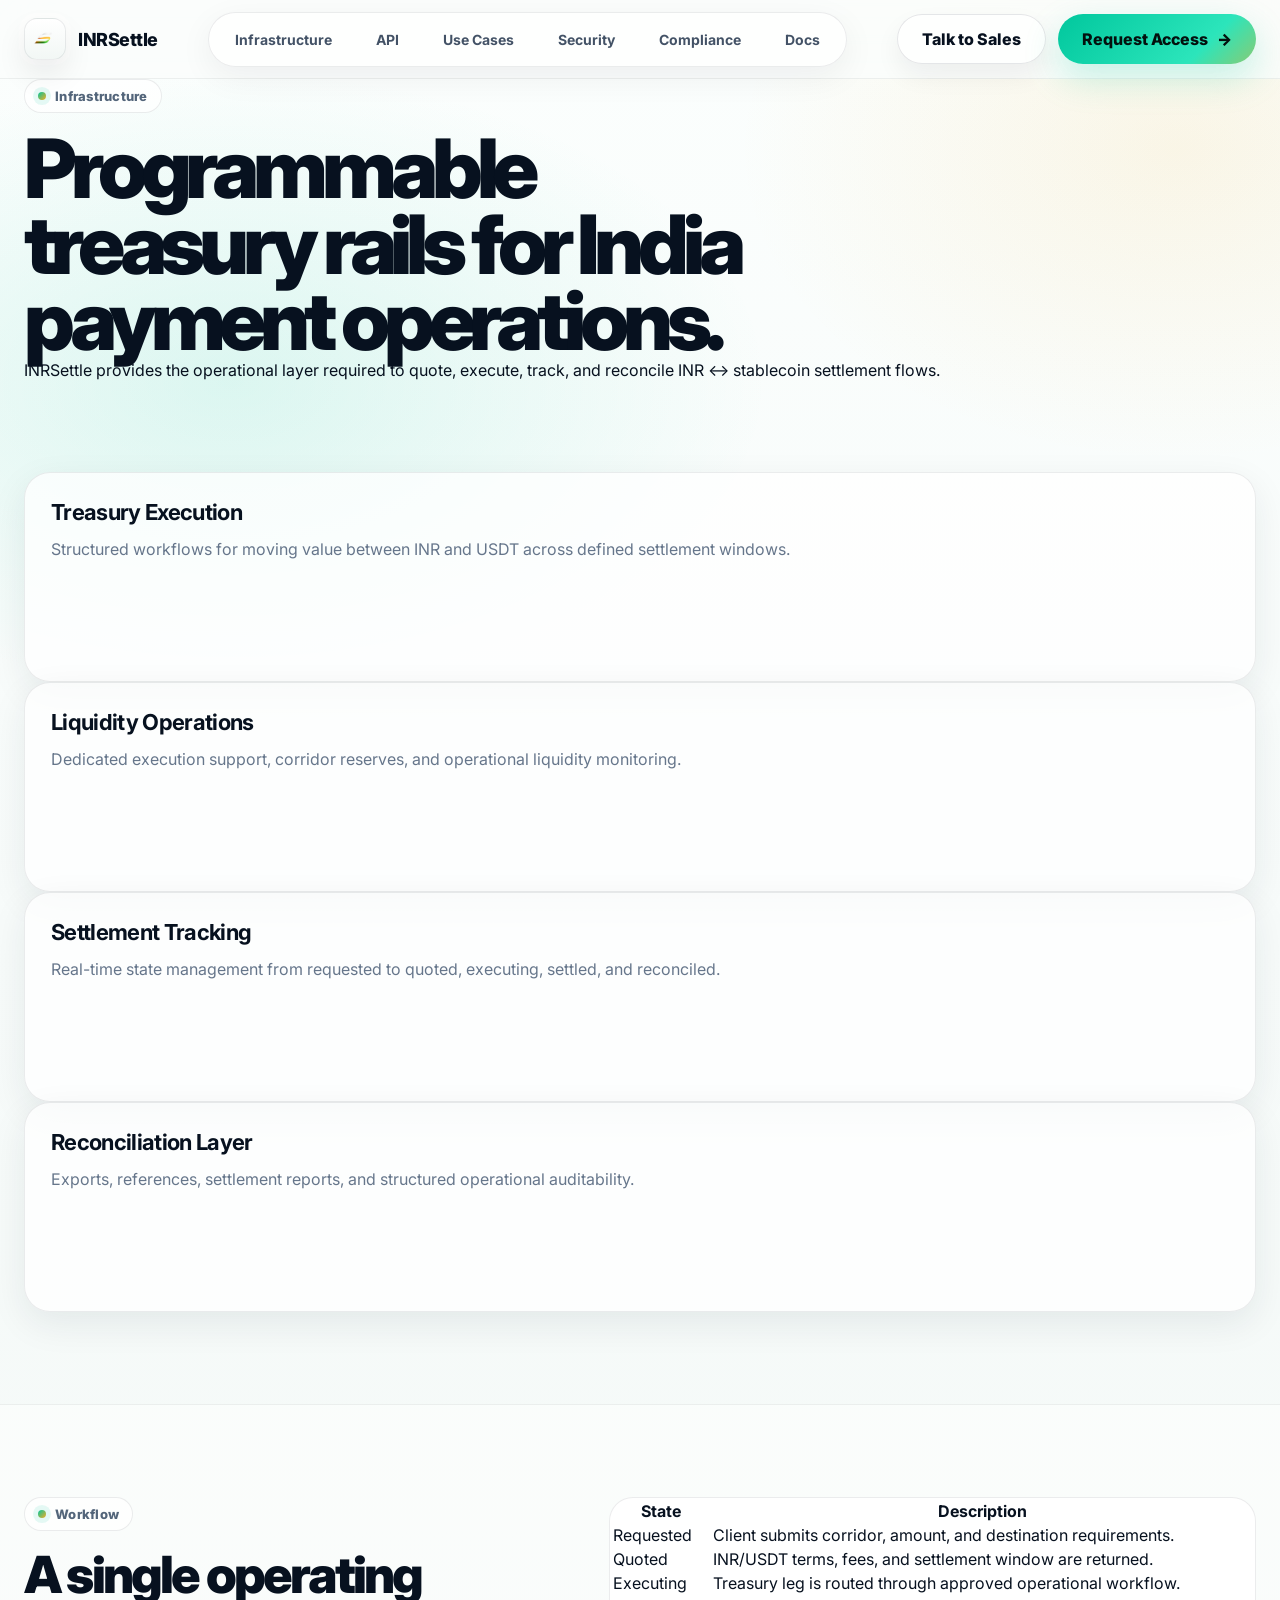
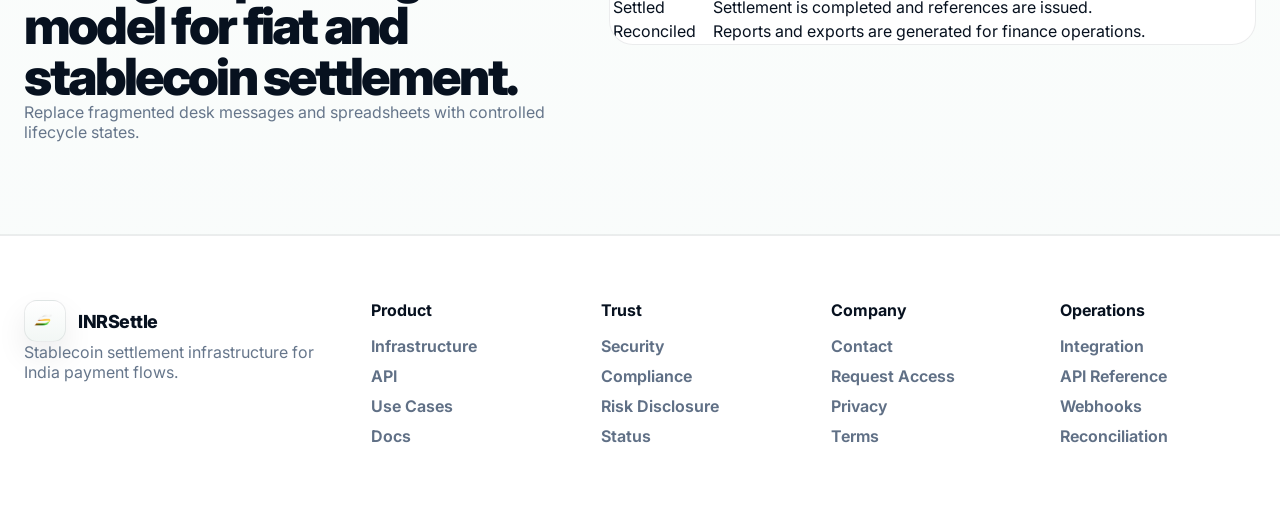
<file: infrastructure.html>
<!doctype html><html lang="en"><head><!-- Google tag (gtag.js) -->
<script async src="https://www.googletagmanager.com/gtag/js?id=G-RLY59FDEF2"></script>
<script>
  window.dataLayer = window.dataLayer || [];
  function gtag(){dataLayer.push(arguments);}
  gtag('js', new Date());

  gtag('config', 'G-RLY59FDEF2');
</script><meta charset="utf-8"><meta name="viewport" content="width=device-width,initial-scale=1"><title>INR Stablecoin Settlement Infrastructure — INRSettle</title><meta name="description" content="Treasury, liquidity, settlement, and reconciliation infrastructure for India payment corridors."><meta name="theme-color" content="#050816"><meta property="og:title" content="Infrastructure — INRSettle"><meta property="og:description" content="Treasury, liquidity, settlement, and reconciliation infrastructure for India payment corridors."><meta property="og:type" content="website"><link rel="icon" href="/assets/favicon.png" type="image/png"><link rel="manifest" href="/site.webmanifest"><link rel="preconnect" href="https://fonts.googleapis.com"><link rel="preconnect" href="https://fonts.gstatic.com" crossorigin><link href="https://fonts.googleapis.com/css2?family=Inter:wght@400;500;600;700;800&display=swap" rel="stylesheet"><link rel="stylesheet" href="/styles.css"></head><body><header class="site-header"><div class="container nav"><a class="brand" href="/index.html"><img src="/assets/mark.png" alt="INRSettle mark"><span>INRSettle</span></a><nav class="nav-links"><a href="/infrastructure.html">Infrastructure</a><a href="/api.html">API</a><a href="/use-cases.html">Use Cases</a><a href="/security.html">Security</a><a href="/compliance.html">Compliance</a><a href="/docs/index.html">Docs</a></nav><div class="nav-actions"><a class="btn" href="/contact.html">Talk to Sales</a><a class="btn primary" href="/contact.html#access">Request Access</a></div><button class="menu-btn" data-menu>Menu</button><div class="mobile-panel" data-mobile><a href="/infrastructure.html">Infrastructure</a><a href="/api.html">API</a><a href="/use-cases.html">Use Cases</a><a href="/security.html">Security</a><a href="/compliance.html">Compliance</a><a href="/docs/index.html">Docs</a><a href="/contact.html">Contact</a></div></div></header><main><section class="page-hero"><div class="container"><div class="eyebrow">Infrastructure</div><h1>Programmable treasury rails for India payment operations.</h1><p>INRSettle provides the operational layer required to quote, execute, track, and reconcile INR ↔ stablecoin settlement flows.</p></div></section><section class="section"><div class="container grid-2"><div class="card"><h3>Treasury Execution</h3><p>Structured workflows for moving value between INR and USDT across defined settlement windows.</p></div><div class="card"><h3>Liquidity Operations</h3><p>Dedicated execution support, corridor reserves, and operational liquidity monitoring.</p></div><div class="card"><h3>Settlement Tracking</h3><p>Real-time state management from requested to quoted, executing, settled, and reconciled.</p></div><div class="card"><h3>Reconciliation Layer</h3><p>Exports, references, settlement reports, and structured operational auditability.</p></div></div></section><section class="section alt"><div class="container split"><div><div class="eyebrow">Workflow</div><h2>A single operating model for fiat and stablecoin settlement.</h2><p class="muted">Replace fragmented desk messages and spreadsheets with controlled lifecycle states.</p></div><table class="table"><tr><th>State</th><th>Description</th></tr><tr><td>Requested</td><td>Client submits corridor, amount, and destination requirements.</td></tr><tr><td>Quoted</td><td>INR/USDT terms, fees, and settlement window are returned.</td></tr><tr><td>Executing</td><td>Treasury leg is routed through approved operational workflow.</td></tr><tr><td>Settled</td><td>Settlement is completed and references are issued.</td></tr><tr><td>Reconciled</td><td>Reports and exports are generated for finance operations.</td></tr></table></div></section></main><footer class="footer"><div class="container footer-grid"><div><a class="brand" href="/index.html"><img src="/assets/mark.png" alt="INRSettle mark"><span>INRSettle</span></a><p class="muted">Stablecoin settlement infrastructure for India payment flows.</p></div><div><h4>Product</h4><a href="/infrastructure.html">Infrastructure</a><a href="/api.html">API</a><a href="/use-cases.html">Use Cases</a><a href="/docs/index.html">Docs</a></div><div><h4>Trust</h4><a href="/security.html">Security</a><a href="/compliance.html">Compliance</a><a href="/risk.html">Risk Disclosure</a><a href="/status.html">Status</a></div><div><h4>Company</h4><a href="/contact.html">Contact</a><a href="/contact.html#access">Request Access</a><a href="/legal/privacy.html">Privacy</a><a href="/legal/terms.html">Terms</a></div><div><h4>Operations</h4><a href="/docs/integration.html">Integration</a><a href="/docs/api.html">API Reference</a><a href="/docs/webhooks.html">Webhooks</a><a href="/docs/reconciliation.html">Reconciliation</a></div></div></footer><script src="/script.js"></script></body></html>
</file>
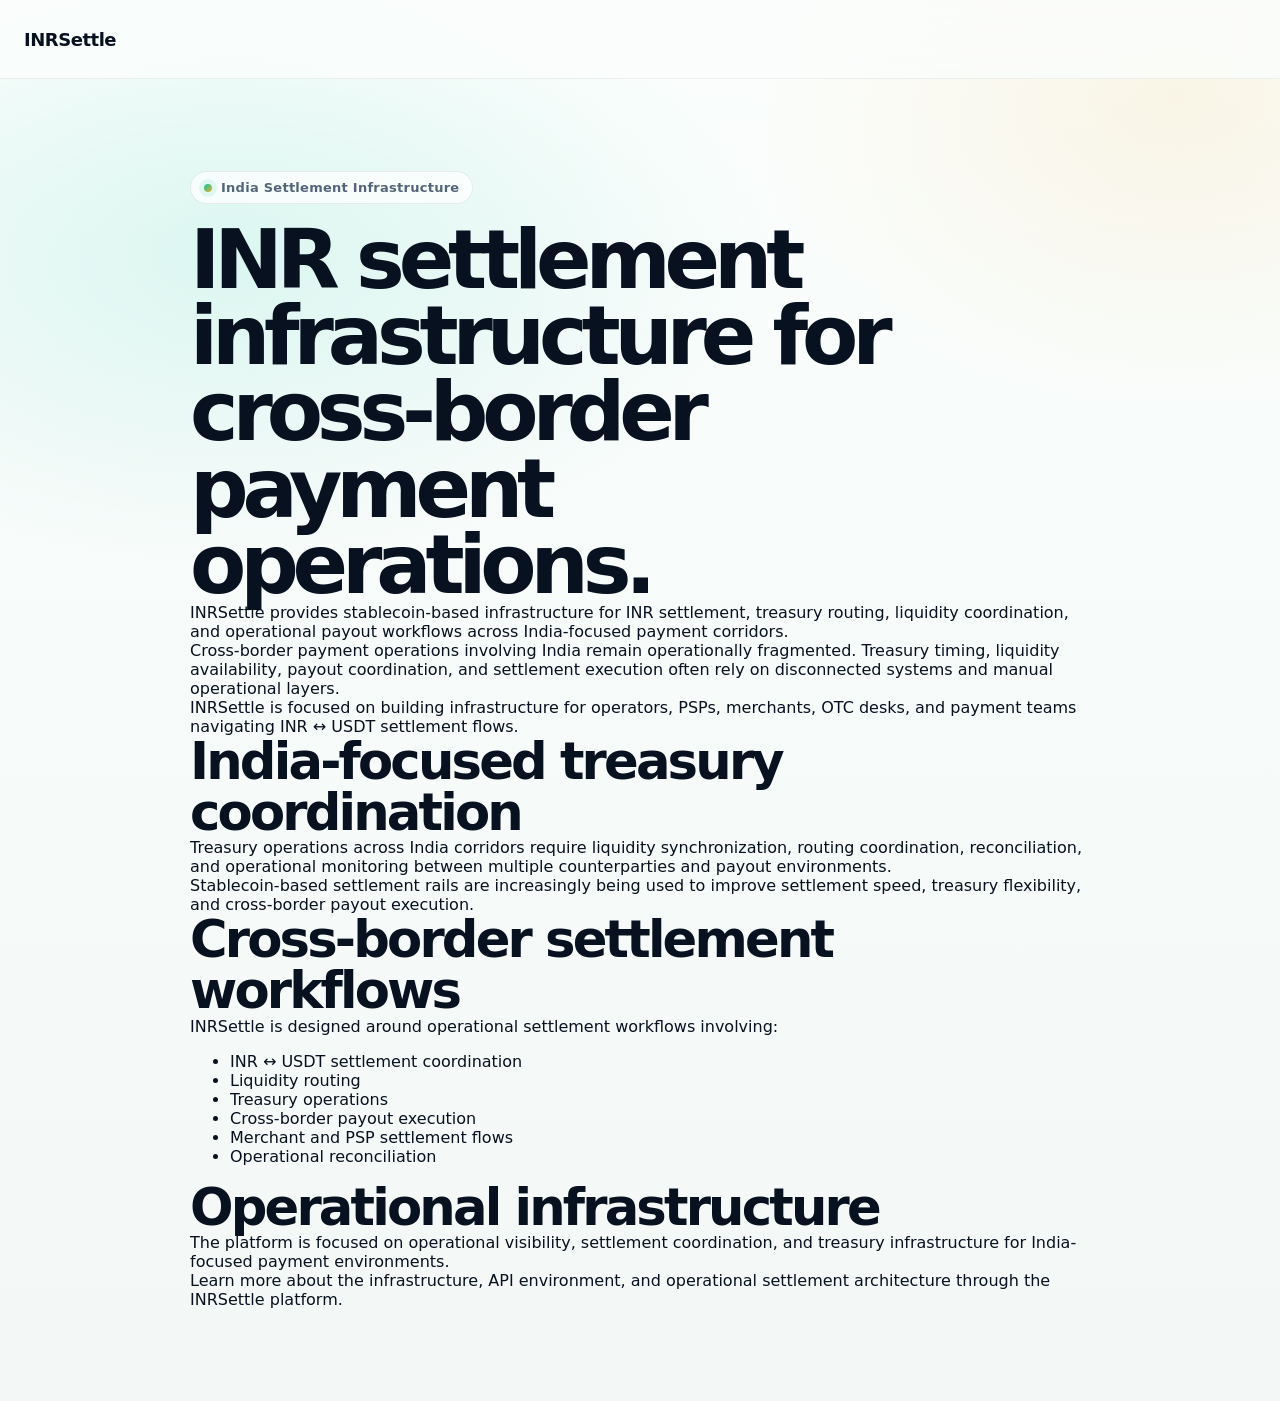
<file: inr-settlement-india.html>
<!doctype html>
<html lang="en">

<head>
  <meta charset="utf-8">
  <meta name="viewport" content="width=device-width,initial-scale=1">

  <title>INR Settlement Infrastructure in India — INRSettle</title>

  <meta name="description"
    content="INRSettle provides stablecoin-based infrastructure for INR settlement, treasury routing, liquidity coordination, and cross-border payment operations across India corridors.">

  <link rel="canonical" href="https://inrsettle.com/inr-settlement-india.html">

  <meta property="og:title" content="INR Settlement Infrastructure in India — INRSettle">
  <meta property="og:description"
    content="Stablecoin infrastructure for India-focused treasury and settlement workflows.">

  <link rel="stylesheet" href="/styles.css">

  <!-- Google tag (gtag.js) -->
  <script async src="https://www.googletagmanager.com/gtag/js?id=G-KQDXXR0NRR"></script>

  <script>
    window.dataLayer = window.dataLayer || [];

    function gtag() {
      dataLayer.push(arguments);
    }

    gtag('js', new Date());

    gtag('config', 'G-KQDXXR0NRR');
  </script>
</head>

<body>

  <header class="site-header">
    <div class="container nav">
      <a class="brand" href="/index.html">
        <span>INRSettle</span>
      </a>
    </div>
  </header>

  <main>

    <section class="section">
      <div class="container" style="max-width:900px">

        <div class="eyebrow">India Settlement Infrastructure</div>

        <h1>INR settlement infrastructure for cross-border payment operations.</h1>

        <p>
          INRSettle provides stablecoin-based infrastructure for INR settlement,
          treasury routing, liquidity coordination, and operational payout workflows
          across India-focused payment corridors.
        </p>

        <p>
          Cross-border payment operations involving India remain operationally fragmented.
          Treasury timing, liquidity availability, payout coordination, and settlement
          execution often rely on disconnected systems and manual operational layers.
        </p>

        <p>
          INRSettle is focused on building infrastructure for operators, PSPs,
          merchants, OTC desks, and payment teams navigating INR ↔ USDT settlement flows.
        </p>

        <h2>India-focused treasury coordination</h2>

        <p>
          Treasury operations across India corridors require liquidity synchronization,
          routing coordination, reconciliation, and operational monitoring between
          multiple counterparties and payout environments.
        </p>

        <p>
          Stablecoin-based settlement rails are increasingly being used to improve
          settlement speed, treasury flexibility, and cross-border payout execution.
        </p>

        <h2>Cross-border settlement workflows</h2>

        <p>
          INRSettle is designed around operational settlement workflows involving:
        </p>

        <ul>
          <li>INR ↔ USDT settlement coordination</li>
          <li>Liquidity routing</li>
          <li>Treasury operations</li>
          <li>Cross-border payout execution</li>
          <li>Merchant and PSP settlement flows</li>
          <li>Operational reconciliation</li>
        </ul>

        <h2>Operational infrastructure</h2>

        <p>
          The platform is focused on operational visibility, settlement coordination,
          and treasury infrastructure for India-focused payment environments.
        </p>

        <p>
          Learn more about the infrastructure, API environment, and operational
          settlement architecture through the INRSettle platform.
        </p>

      </div>
    </section>

  </main>

</body>

</html>
</file>
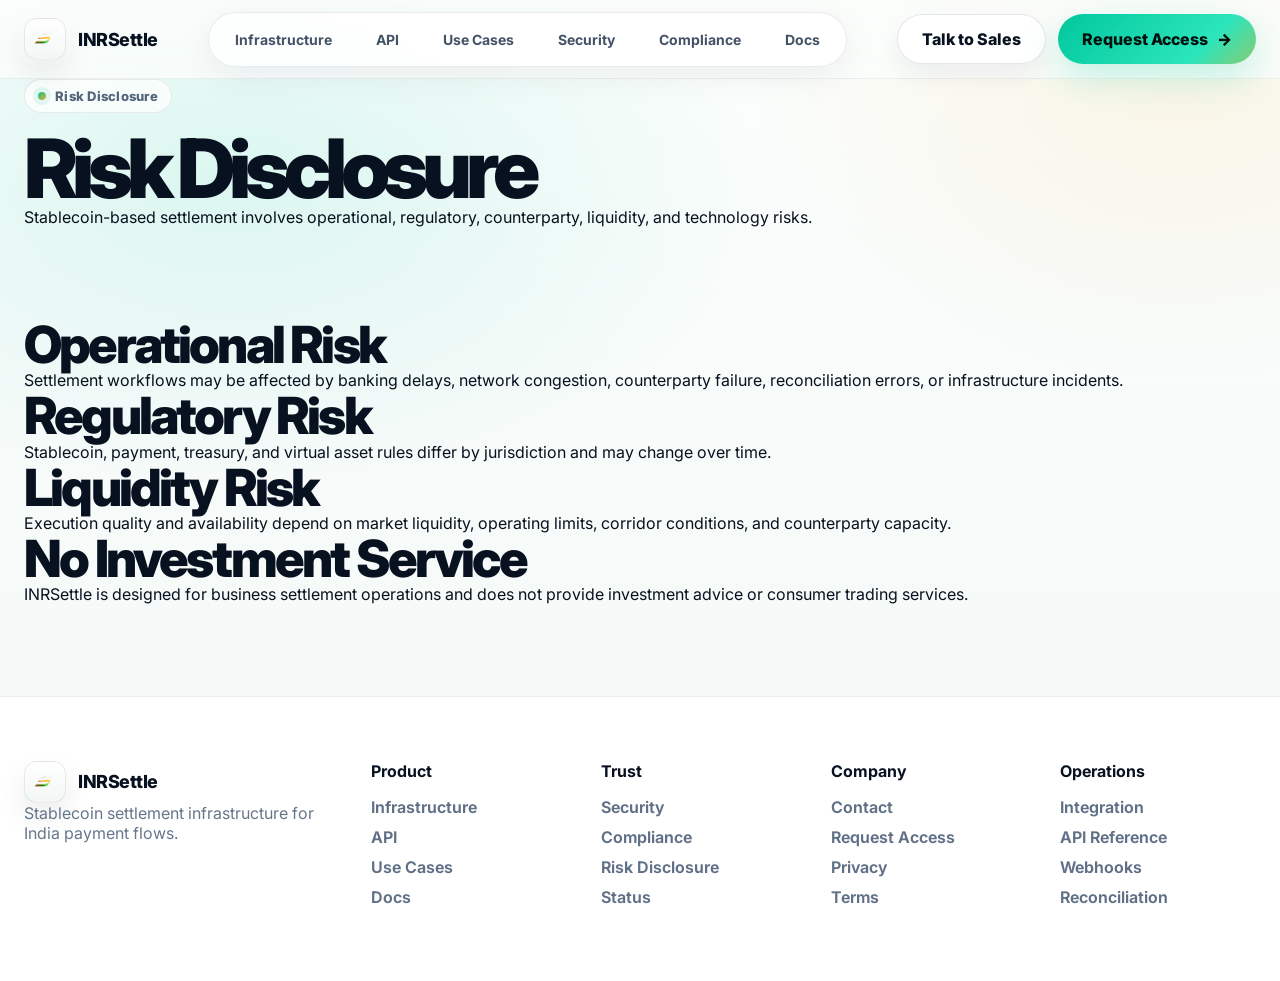
<file: risk.html>
<!doctype html><html lang="en"><!-- Google tag (gtag.js) -->
<script async src="https://www.googletagmanager.com/gtag/js?id=G-RLY59FDEF2"></script>
<script>
  window.dataLayer = window.dataLayer || [];
  function gtag(){dataLayer.push(arguments);}
  gtag('js', new Date());

  gtag('config', 'G-RLY59FDEF2');
</script><meta charset="utf-8"><meta name="viewport" content="width=device-width,initial-scale=1"><title>Risk Disclosure — INRSettle</title><meta name="description" content="Risk disclosure for stablecoin settlement infrastructure and treasury workflows."><meta name="theme-color" content="#050816"><meta property="og:title" content="Risk Disclosure — INRSettle"><meta property="og:description" content="Risk disclosure for stablecoin settlement infrastructure and treasury workflows."><meta property="og:type" content="website"><link rel="icon" href="/assets/favicon.png" type="image/png"><link rel="manifest" href="/site.webmanifest"><link rel="preconnect" href="https://fonts.googleapis.com"><link rel="preconnect" href="https://fonts.gstatic.com" crossorigin><link href="https://fonts.googleapis.com/css2?family=Inter:wght@400;500;600;700;800&display=swap" rel="stylesheet"><link rel="stylesheet" href="/styles.css"></head><body><header class="site-header"><div class="container nav"><a class="brand" href="/index.html"><img src="/assets/mark.png" alt="INRSettle mark"><span>INRSettle</span></a><nav class="nav-links"><a href="/infrastructure.html">Infrastructure</a><a href="/api.html">API</a><a href="/use-cases.html">Use Cases</a><a href="/security.html">Security</a><a href="/compliance.html">Compliance</a><a href="/docs/index.html">Docs</a></nav><div class="nav-actions"><a class="btn" href="/contact.html">Talk to Sales</a><a class="btn primary" href="/contact.html#access">Request Access</a></div><button class="menu-btn" data-menu>Menu</button><div class="mobile-panel" data-mobile><a href="/infrastructure.html">Infrastructure</a><a href="/api.html">API</a><a href="/use-cases.html">Use Cases</a><a href="/security.html">Security</a><a href="/compliance.html">Compliance</a><a href="/docs/index.html">Docs</a><a href="/contact.html">Contact</a></div></div></header><main><section class="page-hero"><div class="container legal"><div class="eyebrow">Risk Disclosure</div><h1>Risk Disclosure</h1><p>Stablecoin-based settlement involves operational, regulatory, counterparty, liquidity, and technology risks.</p></div></section><section class="section"><div class="container legal"><h2>Operational Risk</h2><p>Settlement workflows may be affected by banking delays, network congestion, counterparty failure, reconciliation errors, or infrastructure incidents.</p><h2>Regulatory Risk</h2><p>Stablecoin, payment, treasury, and virtual asset rules differ by jurisdiction and may change over time.</p><h2>Liquidity Risk</h2><p>Execution quality and availability depend on market liquidity, operating limits, corridor conditions, and counterparty capacity.</p><h2>No Investment Service</h2><p>INRSettle is designed for business settlement operations and does not provide investment advice or consumer trading services.</p></div></section></main><footer class="footer"><div class="container footer-grid"><div><a class="brand" href="/index.html"><img src="/assets/mark.png" alt="INRSettle mark"><span>INRSettle</span></a><p class="muted">Stablecoin settlement infrastructure for India payment flows.</p></div><div><h4>Product</h4><a href="/infrastructure.html">Infrastructure</a><a href="/api.html">API</a><a href="/use-cases.html">Use Cases</a><a href="/docs/index.html">Docs</a></div><div><h4>Trust</h4><a href="/security.html">Security</a><a href="/compliance.html">Compliance</a><a href="/risk.html">Risk Disclosure</a><a href="/status.html">Status</a></div><div><h4>Company</h4><a href="/contact.html">Contact</a><a href="/contact.html#access">Request Access</a><a href="/legal/privacy.html">Privacy</a><a href="/legal/terms.html">Terms</a></div><div><h4>Operations</h4><a href="/docs/integration.html">Integration</a><a href="/docs/api.html">API Reference</a><a href="/docs/webhooks.html">Webhooks</a><a href="/docs/reconciliation.html">Reconciliation</a></div></div></footer><script src="/script.js"></script></body></html>
</file>
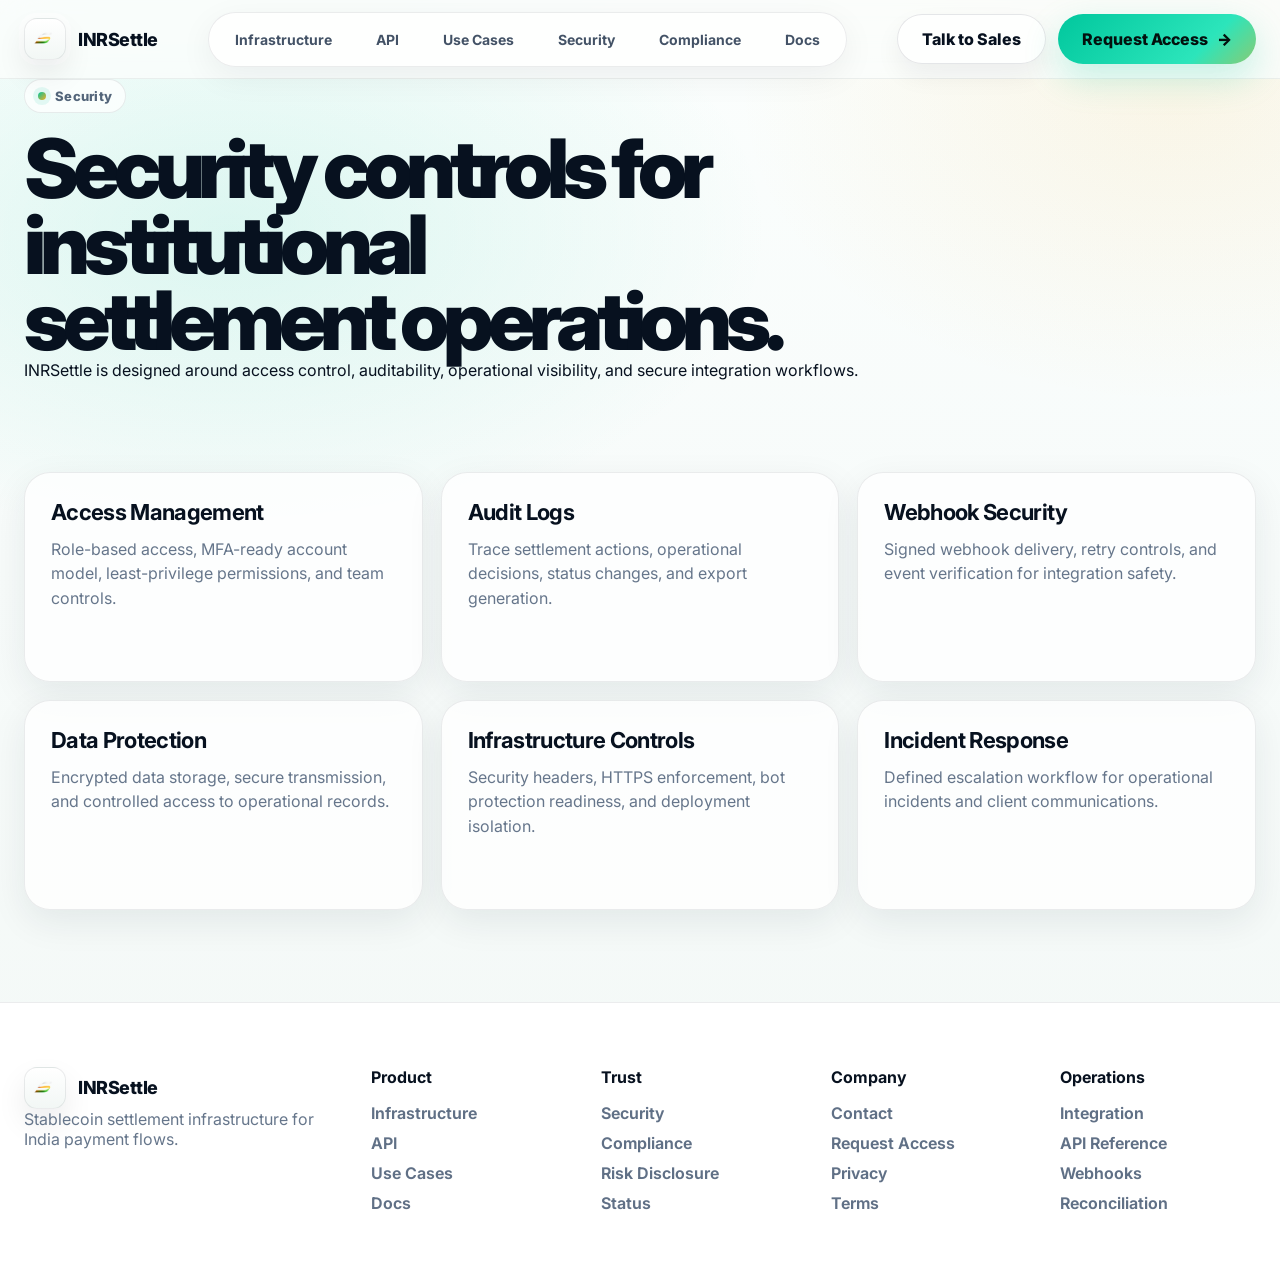
<file: security.html>
<!doctype html><html lang="en"><head><!-- Google tag (gtag.js) -->
<script async src="https://www.googletagmanager.com/gtag/js?id=G-RLY59FDEF2"></script>
<script>
  window.dataLayer = window.dataLayer || [];
  function gtag(){dataLayer.push(arguments);}
  gtag('js', new Date());

  gtag('config', 'G-RLY59FDEF2');
</script><meta charset="utf-8"><meta name="viewport" content="width=device-width,initial-scale=1"><title>Security — INRSettle</title><meta name="description" content="Security controls for INRSettle treasury and settlement infrastructure."><meta name="theme-color" content="#050816"><meta property="og:title" content="Security — INRSettle"><meta property="og:description" content="Security controls for INRSettle treasury and settlement infrastructure."><meta property="og:type" content="website"><link rel="icon" href="/assets/favicon.png" type="image/png"><link rel="manifest" href="/site.webmanifest"><link rel="preconnect" href="https://fonts.googleapis.com"><link rel="preconnect" href="https://fonts.gstatic.com" crossorigin><link href="https://fonts.googleapis.com/css2?family=Inter:wght@400;500;600;700;800&display=swap" rel="stylesheet"><link rel="stylesheet" href="/styles.css"></head><body><header class="site-header"><div class="container nav"><a class="brand" href="/index.html"><img src="/assets/mark.png" alt="INRSettle mark"><span>INRSettle</span></a><nav class="nav-links"><a href="/infrastructure.html">Infrastructure</a><a href="/api.html">API</a><a href="/use-cases.html">Use Cases</a><a href="/security.html">Security</a><a href="/compliance.html">Compliance</a><a href="/docs/index.html">Docs</a></nav><div class="nav-actions"><a class="btn" href="/contact.html">Talk to Sales</a><a class="btn primary" href="/contact.html#access">Request Access</a></div><button class="menu-btn" data-menu>Menu</button><div class="mobile-panel" data-mobile><a href="/infrastructure.html">Infrastructure</a><a href="/api.html">API</a><a href="/use-cases.html">Use Cases</a><a href="/security.html">Security</a><a href="/compliance.html">Compliance</a><a href="/docs/index.html">Docs</a><a href="/contact.html">Contact</a></div></div></header><main><section class="page-hero"><div class="container"><div class="eyebrow">Security</div><h1>Security controls for institutional settlement operations.</h1><p>INRSettle is designed around access control, auditability, operational visibility, and secure integration workflows.</p></div></section><section class="section"><div class="container grid-3"><div class="card"><h3>Access Management</h3><p>Role-based access, MFA-ready account model, least-privilege permissions, and team controls.</p></div><div class="card"><h3>Audit Logs</h3><p>Trace settlement actions, operational decisions, status changes, and export generation.</p></div><div class="card"><h3>Webhook Security</h3><p>Signed webhook delivery, retry controls, and event verification for integration safety.</p></div><div class="card"><h3>Data Protection</h3><p>Encrypted data storage, secure transmission, and controlled access to operational records.</p></div><div class="card"><h3>Infrastructure Controls</h3><p>Security headers, HTTPS enforcement, bot protection readiness, and deployment isolation.</p></div><div class="card"><h3>Incident Response</h3><p>Defined escalation workflow for operational incidents and client communications.</p></div></div></section></main><footer class="footer"><div class="container footer-grid"><div><a class="brand" href="/index.html"><img src="/assets/mark.png" alt="INRSettle mark"><span>INRSettle</span></a><p class="muted">Stablecoin settlement infrastructure for India payment flows.</p></div><div><h4>Product</h4><a href="/infrastructure.html">Infrastructure</a><a href="/api.html">API</a><a href="/use-cases.html">Use Cases</a><a href="/docs/index.html">Docs</a></div><div><h4>Trust</h4><a href="/security.html">Security</a><a href="/compliance.html">Compliance</a><a href="/risk.html">Risk Disclosure</a><a href="/status.html">Status</a></div><div><h4>Company</h4><a href="/contact.html">Contact</a><a href="/contact.html#access">Request Access</a><a href="/legal/privacy.html">Privacy</a><a href="/legal/terms.html">Terms</a></div><div><h4>Operations</h4><a href="/docs/integration.html">Integration</a><a href="/docs/api.html">API Reference</a><a href="/docs/webhooks.html">Webhooks</a><a href="/docs/reconciliation.html">Reconciliation</a></div></div></footer><script src="/script.js"></script></body></html>
</file>
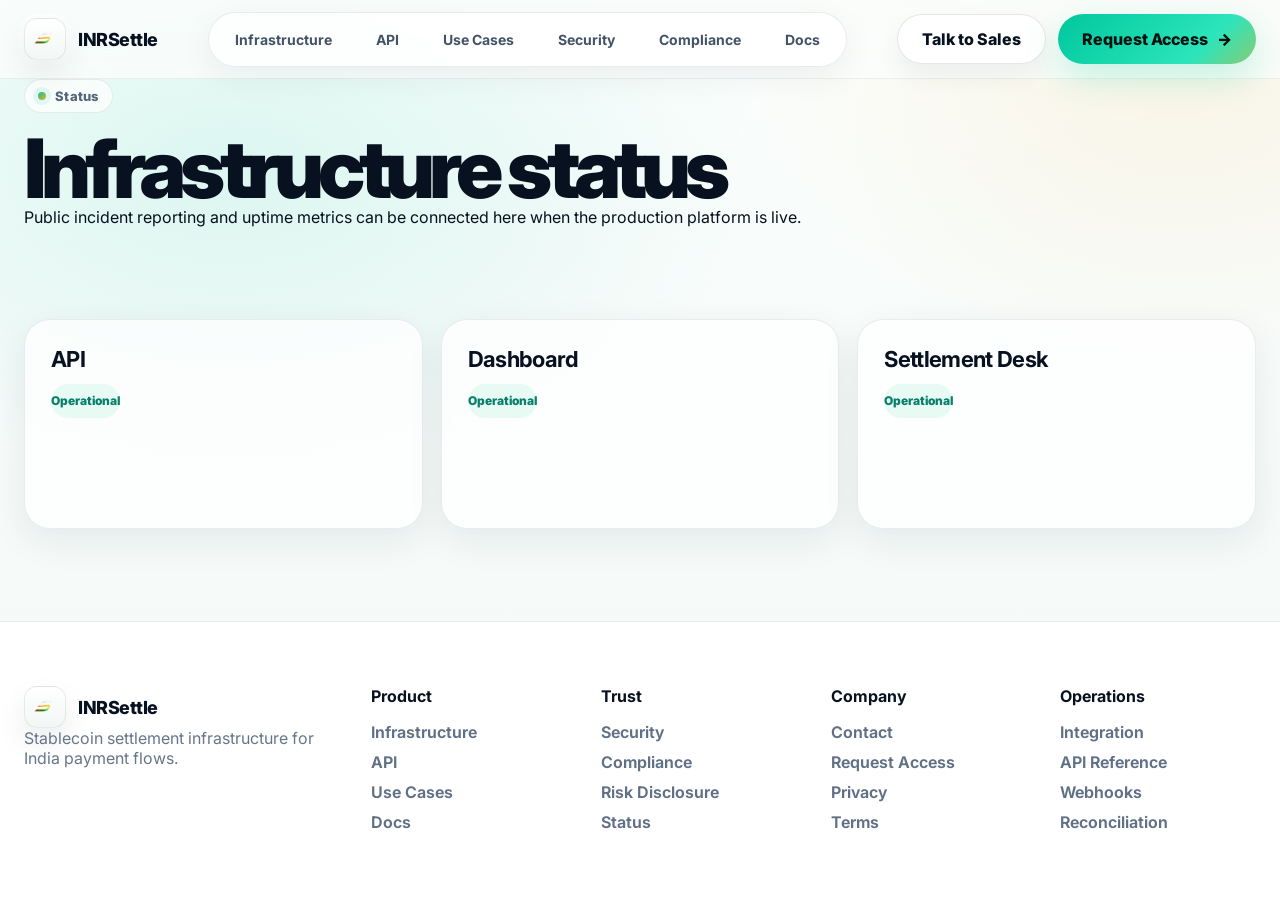
<file: status.html>
<!doctype html><html lang="en"><head><!-- Google tag (gtag.js) -->
<script async src="https://www.googletagmanager.com/gtag/js?id=G-RLY59FDEF2"></script>
<script>
  window.dataLayer = window.dataLayer || [];
  function gtag(){dataLayer.push(arguments);}
  gtag('js', new Date());

  gtag('config', 'G-RLY59FDEF2');
</script><meta charset="utf-8"><meta name="viewport" content="width=device-width,initial-scale=1"><title>Status — INRSettle</title><meta name="description" content="Operational status page placeholder for INRSettle infrastructure."><meta name="theme-color" content="#050816"><meta property="og:title" content="Status — INRSettle"><meta property="og:description" content="Operational status page placeholder for INRSettle infrastructure."><meta property="og:type" content="website"><link rel="icon" href="/assets/favicon.png" type="image/png"><link rel="manifest" href="/site.webmanifest"><link rel="preconnect" href="https://fonts.googleapis.com"><link rel="preconnect" href="https://fonts.gstatic.com" crossorigin><link href="https://fonts.googleapis.com/css2?family=Inter:wght@400;500;600;700;800&display=swap" rel="stylesheet"><link rel="stylesheet" href="/styles.css"></head><body><header class="site-header"><div class="container nav"><a class="brand" href="/index.html"><img src="/assets/mark.png" alt="INRSettle mark"><span>INRSettle</span></a><nav class="nav-links"><a href="/infrastructure.html">Infrastructure</a><a href="/api.html">API</a><a href="/use-cases.html">Use Cases</a><a href="/security.html">Security</a><a href="/compliance.html">Compliance</a><a href="/docs/index.html">Docs</a></nav><div class="nav-actions"><a class="btn" href="/contact.html">Talk to Sales</a><a class="btn primary" href="/contact.html#access">Request Access</a></div><button class="menu-btn" data-menu>Menu</button><div class="mobile-panel" data-mobile><a href="/infrastructure.html">Infrastructure</a><a href="/api.html">API</a><a href="/use-cases.html">Use Cases</a><a href="/security.html">Security</a><a href="/compliance.html">Compliance</a><a href="/docs/index.html">Docs</a><a href="/contact.html">Contact</a></div></div></header><main><section class="page-hero"><div class="container"><div class="eyebrow">Status</div><h1>Infrastructure status</h1><p>Public incident reporting and uptime metrics can be connected here when the production platform is live.</p></div></section><section class="section"><div class="container grid-3"><div class="card"><h3>API</h3><p><span class="pill ok">Operational</span></p></div><div class="card"><h3>Dashboard</h3><p><span class="pill ok">Operational</span></p></div><div class="card"><h3>Settlement Desk</h3><p><span class="pill ok">Operational</span></p></div></div></section></main><footer class="footer"><div class="container footer-grid"><div><a class="brand" href="/index.html"><img src="/assets/mark.png" alt="INRSettle mark"><span>INRSettle</span></a><p class="muted">Stablecoin settlement infrastructure for India payment flows.</p></div><div><h4>Product</h4><a href="/infrastructure.html">Infrastructure</a><a href="/api.html">API</a><a href="/use-cases.html">Use Cases</a><a href="/docs/index.html">Docs</a></div><div><h4>Trust</h4><a href="/security.html">Security</a><a href="/compliance.html">Compliance</a><a href="/risk.html">Risk Disclosure</a><a href="/status.html">Status</a></div><div><h4>Company</h4><a href="/contact.html">Contact</a><a href="/contact.html#access">Request Access</a><a href="/legal/privacy.html">Privacy</a><a href="/legal/terms.html">Terms</a></div><div><h4>Operations</h4><a href="/docs/integration.html">Integration</a><a href="/docs/api.html">API Reference</a><a href="/docs/webhooks.html">Webhooks</a><a href="/docs/reconciliation.html">Reconciliation</a></div></div></footer><script src="/script.js"></script></body></html>
</file>
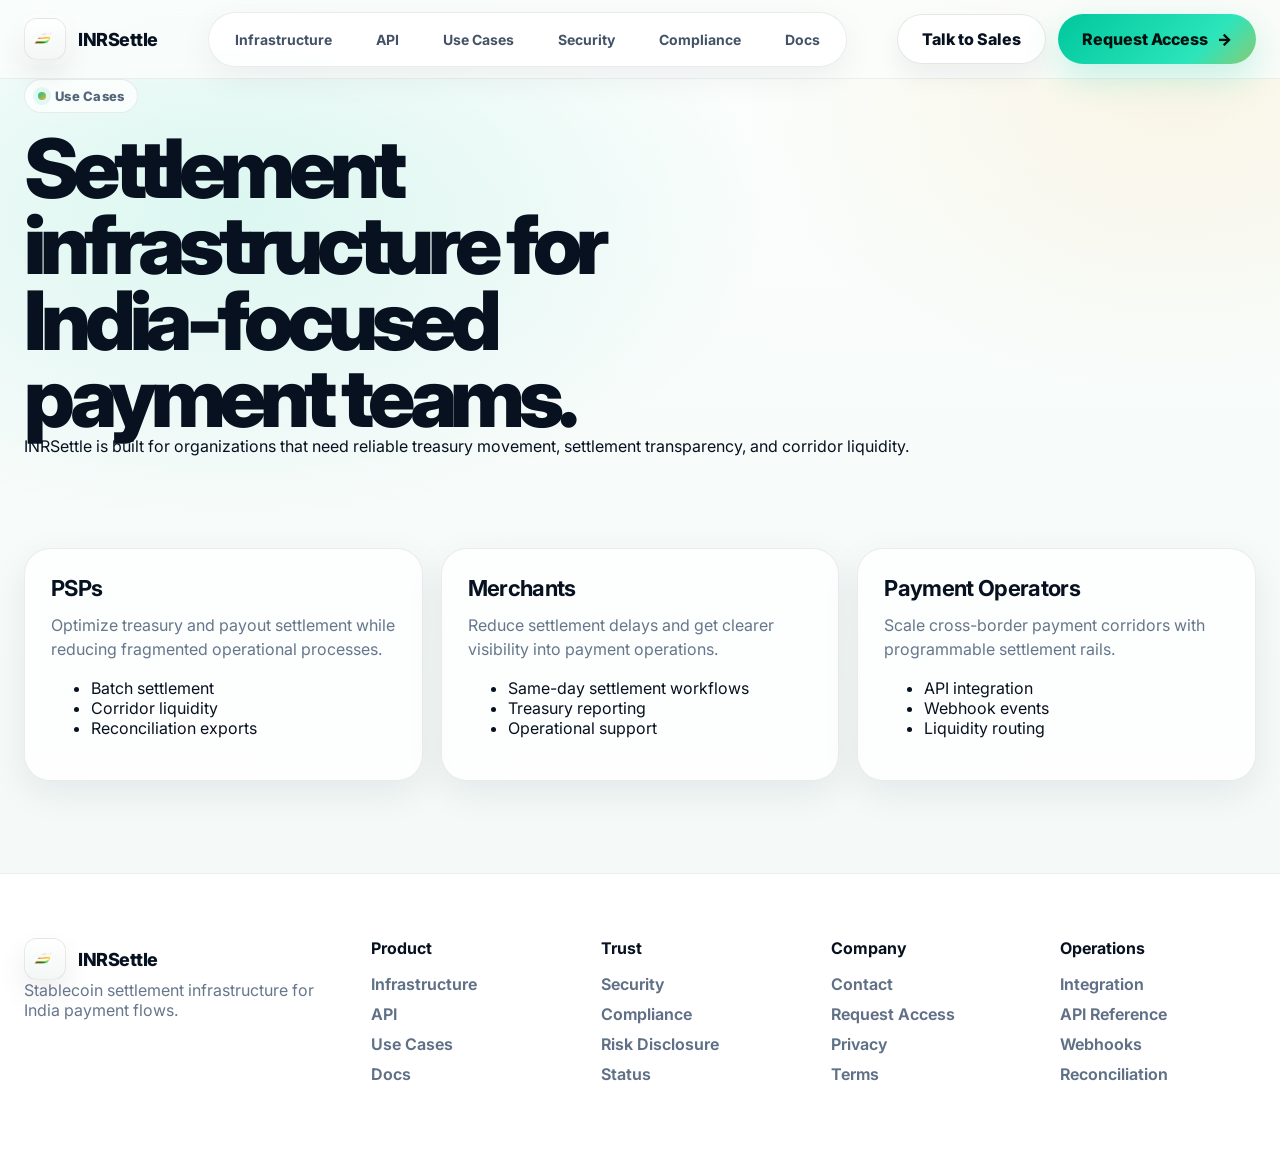
<file: use-cases.html>
<!doctype html><html lang="en"><!-- Google tag (gtag.js) -->
<script async src="https://www.googletagmanager.com/gtag/js?id=G-RLY59FDEF2"></script>
<script>
  window.dataLayer = window.dataLayer || [];
  function gtag(){dataLayer.push(arguments);}
  gtag('js', new Date());

  gtag('config', 'G-RLY59FDEF2');
</script><meta charset="utf-8"><meta name="viewport" content="width=device-width,initial-scale=1"><title>Use Cases — INRSettle</title><meta name="description" content="Use cases for PSPs, merchants, and payment operators using INR stablecoin settlement infrastructure."><meta name="theme-color" content="#050816"><meta property="og:title" content="Use Cases — INRSettle"><meta property="og:description" content="Use cases for PSPs, merchants, and payment operators using INR stablecoin settlement infrastructure."><meta property="og:type" content="website"><link rel="icon" href="/assets/favicon.png" type="image/png"><link rel="manifest" href="/site.webmanifest"><link rel="preconnect" href="https://fonts.googleapis.com"><link rel="preconnect" href="https://fonts.gstatic.com" crossorigin><link href="https://fonts.googleapis.com/css2?family=Inter:wght@400;500;600;700;800&display=swap" rel="stylesheet"><link rel="stylesheet" href="/styles.css"></head><body><header class="site-header"><div class="container nav"><a class="brand" href="/index.html"><img src="/assets/mark.png" alt="INRSettle mark"><span>INRSettle</span></a><nav class="nav-links"><a href="/infrastructure.html">Infrastructure</a><a href="/api.html">API</a><a href="/use-cases.html">Use Cases</a><a href="/security.html">Security</a><a href="/compliance.html">Compliance</a><a href="/docs/index.html">Docs</a></nav><div class="nav-actions"><a class="btn" href="/contact.html">Talk to Sales</a><a class="btn primary" href="/contact.html#access">Request Access</a></div><button class="menu-btn" data-menu>Menu</button><div class="mobile-panel" data-mobile><a href="/infrastructure.html">Infrastructure</a><a href="/api.html">API</a><a href="/use-cases.html">Use Cases</a><a href="/security.html">Security</a><a href="/compliance.html">Compliance</a><a href="/docs/index.html">Docs</a><a href="/contact.html">Contact</a></div></div></header><main><section class="page-hero"><div class="container"><div class="eyebrow">Use Cases</div><h1>Settlement infrastructure for India-focused payment teams.</h1><p>INRSettle is built for organizations that need reliable treasury movement, settlement transparency, and corridor liquidity.</p></div></section><section class="section"><div class="container grid-3"><div class="card"><h3>PSPs</h3><p>Optimize treasury and payout settlement while reducing fragmented operational processes.</p><ul class="feature-list"><li>Batch settlement</li><li>Corridor liquidity</li><li>Reconciliation exports</li></ul></div><div class="card"><h3>Merchants</h3><p>Reduce settlement delays and get clearer visibility into payment operations.</p><ul class="feature-list"><li>Same-day settlement workflows</li><li>Treasury reporting</li><li>Operational support</li></ul></div><div class="card"><h3>Payment Operators</h3><p>Scale cross-border payment corridors with programmable settlement rails.</p><ul class="feature-list"><li>API integration</li><li>Webhook events</li><li>Liquidity routing</li></ul></div></div></section></main><footer class="footer"><div class="container footer-grid"><div><a class="brand" href="/index.html"><img src="/assets/mark.png" alt="INRSettle mark"><span>INRSettle</span></a><p class="muted">Stablecoin settlement infrastructure for India payment flows.</p></div><div><h4>Product</h4><a href="/infrastructure.html">Infrastructure</a><a href="/api.html">API</a><a href="/use-cases.html">Use Cases</a><a href="/docs/index.html">Docs</a></div><div><h4>Trust</h4><a href="/security.html">Security</a><a href="/compliance.html">Compliance</a><a href="/risk.html">Risk Disclosure</a><a href="/status.html">Status</a></div><div><h4>Company</h4><a href="/contact.html">Contact</a><a href="/contact.html#access">Request Access</a><a href="/legal/privacy.html">Privacy</a><a href="/legal/terms.html">Terms</a></div><div><h4>Operations</h4><a href="/docs/integration.html">Integration</a><a href="/docs/api.html">API Reference</a><a href="/docs/webhooks.html">Webhooks</a><a href="/docs/reconciliation.html">Reconciliation</a></div></div></footer><script src="/script.js"></script></body></html>
</file>
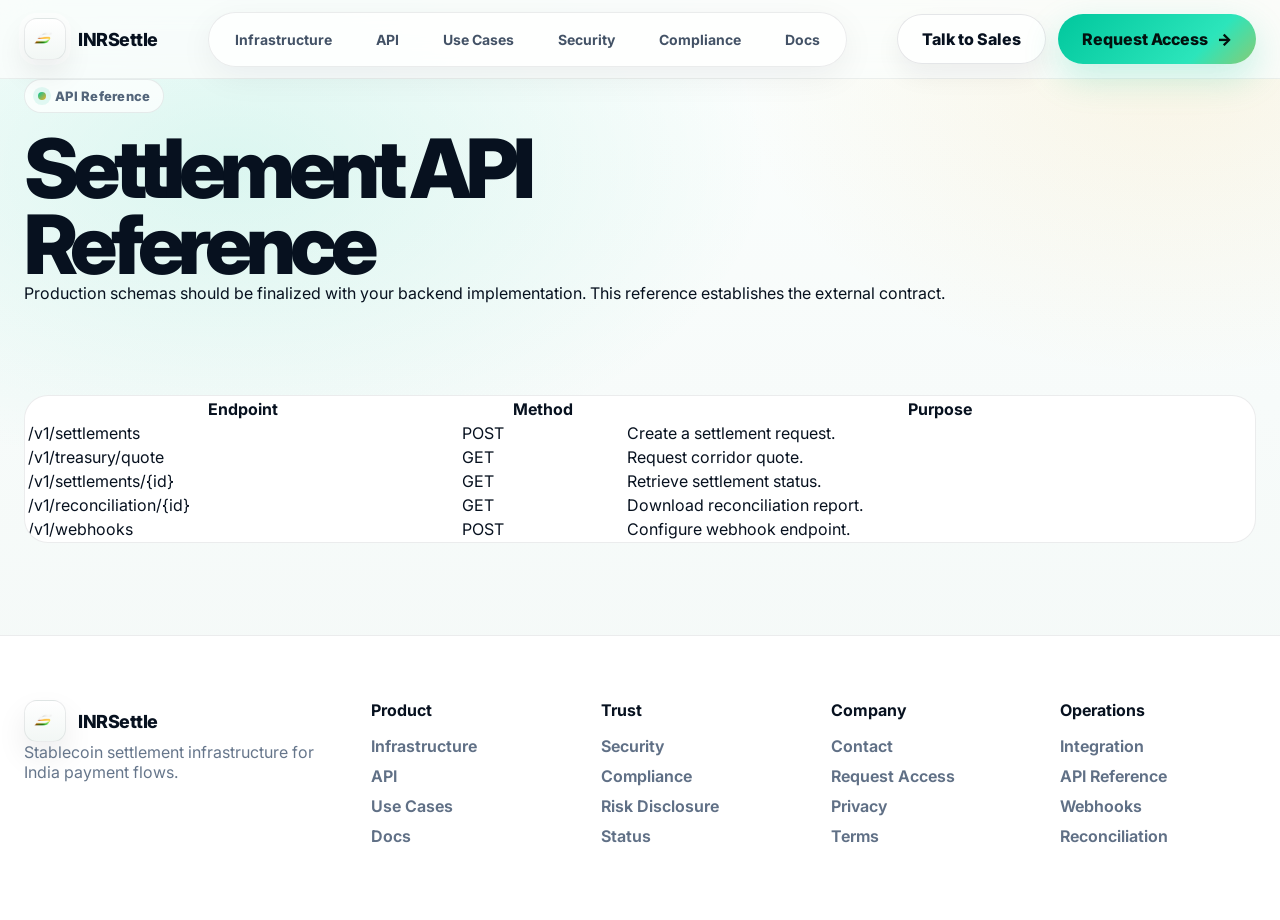
<file: docs/api.html>
<!doctype html><html lang="en"><head><meta charset="utf-8"><meta name="viewport" content="width=device-width,initial-scale=1"><title>API Reference — INRSettle</title><meta name="description" content="API reference for INRSettle settlement infrastructure."><meta name="theme-color" content="#050816"><meta property="og:title" content="API Reference — INRSettle"><meta property="og:description" content="API reference for INRSettle settlement infrastructure."><meta property="og:type" content="website"><link rel="icon" href="/assets/favicon.png" type="image/png"><link rel="manifest" href="/site.webmanifest"><link rel="preconnect" href="https://fonts.googleapis.com"><link rel="preconnect" href="https://fonts.gstatic.com" crossorigin><link href="https://fonts.googleapis.com/css2?family=Inter:wght@400;500;600;700;800&display=swap" rel="stylesheet"><link rel="stylesheet" href="/styles.css"></head><body><header class="site-header"><div class="container nav"><a class="brand" href="/index.html"><img src="/assets/mark.png" alt="INRSettle mark"><span>INRSettle</span></a><nav class="nav-links"><a href="/infrastructure.html">Infrastructure</a><a href="/api.html">API</a><a href="/use-cases.html">Use Cases</a><a href="/security.html">Security</a><a href="/compliance.html">Compliance</a><a href="/docs/index.html">Docs</a></nav><div class="nav-actions"><a class="btn" href="/contact.html">Talk to Sales</a><a class="btn primary" href="/contact.html#access">Request Access</a></div><button class="menu-btn" data-menu>Menu</button><div class="mobile-panel" data-mobile><a href="/infrastructure.html">Infrastructure</a><a href="/api.html">API</a><a href="/use-cases.html">Use Cases</a><a href="/security.html">Security</a><a href="/compliance.html">Compliance</a><a href="/docs/index.html">Docs</a><a href="/contact.html">Contact</a></div></div></header><main><section class="page-hero"><div class="container"><div class="eyebrow">API Reference</div><h1>Settlement API Reference</h1><p>Production schemas should be finalized with your backend implementation. This reference establishes the external contract.</p></div></section><section class="section"><div class="container"><table class="table"><tr><th>Endpoint</th><th>Method</th><th>Purpose</th></tr><tr><td>/v1/settlements</td><td>POST</td><td>Create a settlement request.</td></tr><tr><td>/v1/treasury/quote</td><td>GET</td><td>Request corridor quote.</td></tr><tr><td>/v1/settlements/{id}</td><td>GET</td><td>Retrieve settlement status.</td></tr><tr><td>/v1/reconciliation/{id}</td><td>GET</td><td>Download reconciliation report.</td></tr><tr><td>/v1/webhooks</td><td>POST</td><td>Configure webhook endpoint.</td></tr></table></div></section></main><footer class="footer"><div class="container footer-grid"><div><a class="brand" href="/index.html"><img src="/assets/mark.png" alt="INRSettle mark"><span>INRSettle</span></a><p class="muted">Stablecoin settlement infrastructure for India payment flows.</p></div><div><h4>Product</h4><a href="/infrastructure.html">Infrastructure</a><a href="/api.html">API</a><a href="/use-cases.html">Use Cases</a><a href="/docs/index.html">Docs</a></div><div><h4>Trust</h4><a href="/security.html">Security</a><a href="/compliance.html">Compliance</a><a href="/risk.html">Risk Disclosure</a><a href="/status.html">Status</a></div><div><h4>Company</h4><a href="/contact.html">Contact</a><a href="/contact.html#access">Request Access</a><a href="/legal/privacy.html">Privacy</a><a href="/legal/terms.html">Terms</a></div><div><h4>Operations</h4><a href="/docs/integration.html">Integration</a><a href="/docs/api.html">API Reference</a><a href="/docs/webhooks.html">Webhooks</a><a href="/docs/reconciliation.html">Reconciliation</a></div></div></footer><script src="/script.js"></script></body></html>
</file>
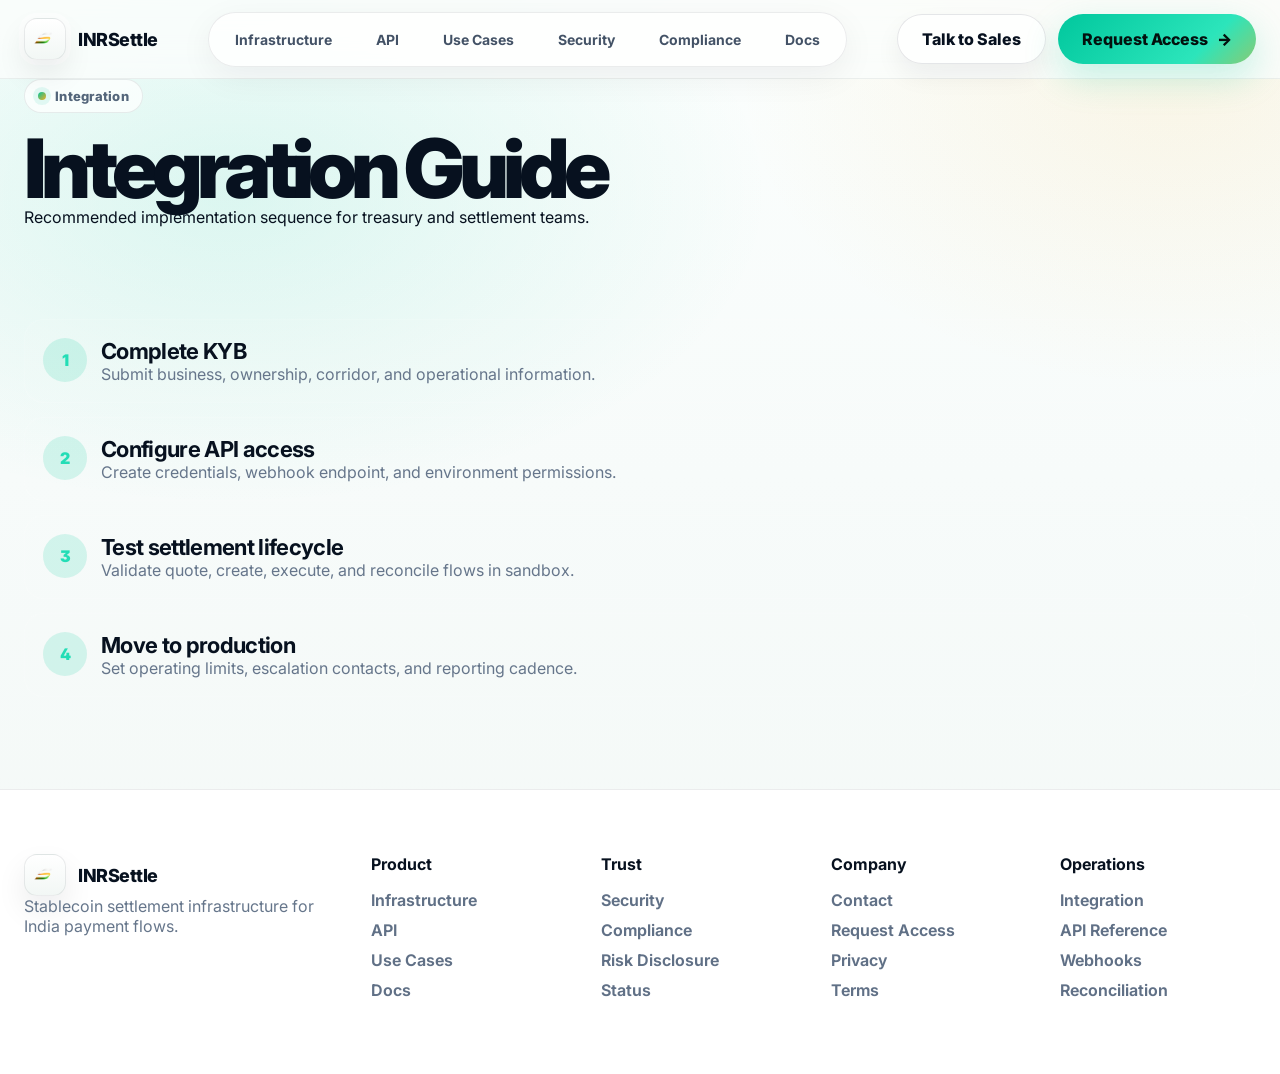
<file: docs/integration.html>
<!doctype html><html lang="en"><head><meta charset="utf-8"><meta name="viewport" content="width=device-width,initial-scale=1"><title>Integration Guide — INRSettle</title><meta name="description" content="Integration guide for INRSettle clients."><meta name="theme-color" content="#050816"><meta property="og:title" content="Integration Guide — INRSettle"><meta property="og:description" content="Integration guide for INRSettle clients."><meta property="og:type" content="website"><link rel="icon" href="/assets/favicon.png" type="image/png"><link rel="manifest" href="/site.webmanifest"><link rel="preconnect" href="https://fonts.googleapis.com"><link rel="preconnect" href="https://fonts.gstatic.com" crossorigin><link href="https://fonts.googleapis.com/css2?family=Inter:wght@400;500;600;700;800&display=swap" rel="stylesheet"><link rel="stylesheet" href="/styles.css"></head><body><header class="site-header"><div class="container nav"><a class="brand" href="/index.html"><img src="/assets/mark.png" alt="INRSettle mark"><span>INRSettle</span></a><nav class="nav-links"><a href="/infrastructure.html">Infrastructure</a><a href="/api.html">API</a><a href="/use-cases.html">Use Cases</a><a href="/security.html">Security</a><a href="/compliance.html">Compliance</a><a href="/docs/index.html">Docs</a></nav><div class="nav-actions"><a class="btn" href="/contact.html">Talk to Sales</a><a class="btn primary" href="/contact.html#access">Request Access</a></div><button class="menu-btn" data-menu>Menu</button><div class="mobile-panel" data-mobile><a href="/infrastructure.html">Infrastructure</a><a href="/api.html">API</a><a href="/use-cases.html">Use Cases</a><a href="/security.html">Security</a><a href="/compliance.html">Compliance</a><a href="/docs/index.html">Docs</a><a href="/contact.html">Contact</a></div></div></header><main><section class="page-hero"><div class="container"><div class="eyebrow">Integration</div><h1>Integration Guide</h1><p>Recommended implementation sequence for treasury and settlement teams.</p></div></section><section class="section"><div class="container timeline"><div class="step"><div class="step-num">1</div><div><h3>Complete KYB</h3><p class="muted">Submit business, ownership, corridor, and operational information.</p></div></div><div class="step"><div class="step-num">2</div><div><h3>Configure API access</h3><p class="muted">Create credentials, webhook endpoint, and environment permissions.</p></div></div><div class="step"><div class="step-num">3</div><div><h3>Test settlement lifecycle</h3><p class="muted">Validate quote, create, execute, and reconcile flows in sandbox.</p></div></div><div class="step"><div class="step-num">4</div><div><h3>Move to production</h3><p class="muted">Set operating limits, escalation contacts, and reporting cadence.</p></div></div></div></section></main><footer class="footer"><div class="container footer-grid"><div><a class="brand" href="/index.html"><img src="/assets/mark.png" alt="INRSettle mark"><span>INRSettle</span></a><p class="muted">Stablecoin settlement infrastructure for India payment flows.</p></div><div><h4>Product</h4><a href="/infrastructure.html">Infrastructure</a><a href="/api.html">API</a><a href="/use-cases.html">Use Cases</a><a href="/docs/index.html">Docs</a></div><div><h4>Trust</h4><a href="/security.html">Security</a><a href="/compliance.html">Compliance</a><a href="/risk.html">Risk Disclosure</a><a href="/status.html">Status</a></div><div><h4>Company</h4><a href="/contact.html">Contact</a><a href="/contact.html#access">Request Access</a><a href="/legal/privacy.html">Privacy</a><a href="/legal/terms.html">Terms</a></div><div><h4>Operations</h4><a href="/docs/integration.html">Integration</a><a href="/docs/api.html">API Reference</a><a href="/docs/webhooks.html">Webhooks</a><a href="/docs/reconciliation.html">Reconciliation</a></div></div></footer><script src="/script.js"></script></body></html>
</file>
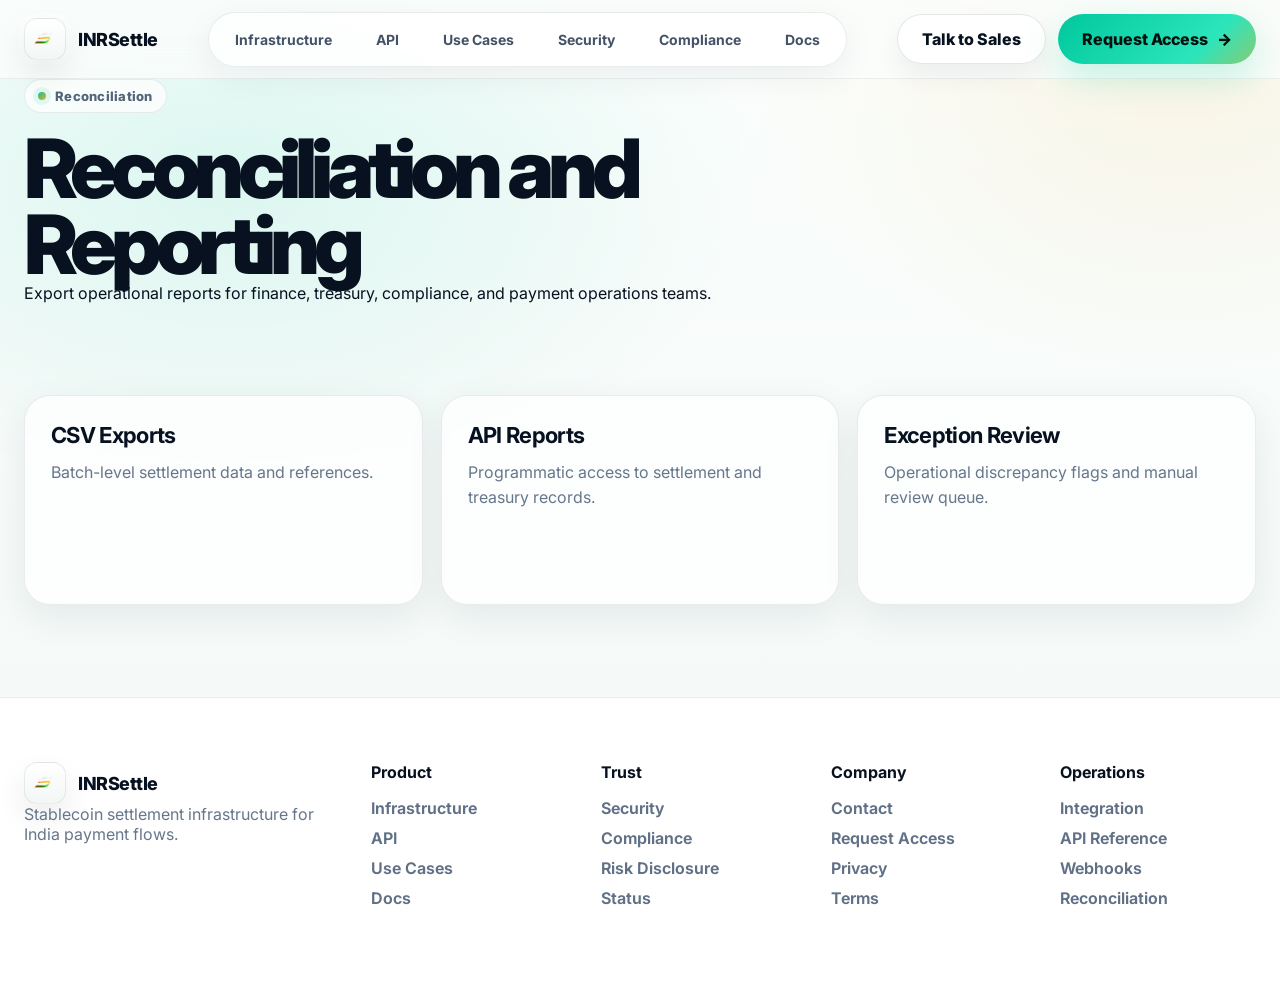
<file: docs/reconciliation.html>
<!doctype html><html lang="en"><head><meta charset="utf-8"><meta name="viewport" content="width=device-width,initial-scale=1"><title>Reconciliation — INRSettle</title><meta name="description" content="Reconciliation exports and settlement reporting for INRSettle."><meta name="theme-color" content="#050816"><meta property="og:title" content="Reconciliation — INRSettle"><meta property="og:description" content="Reconciliation exports and settlement reporting for INRSettle."><meta property="og:type" content="website"><link rel="icon" href="/assets/favicon.png" type="image/png"><link rel="manifest" href="/site.webmanifest"><link rel="preconnect" href="https://fonts.googleapis.com"><link rel="preconnect" href="https://fonts.gstatic.com" crossorigin><link href="https://fonts.googleapis.com/css2?family=Inter:wght@400;500;600;700;800&display=swap" rel="stylesheet"><link rel="stylesheet" href="/styles.css"></head><body><header class="site-header"><div class="container nav"><a class="brand" href="/index.html"><img src="/assets/mark.png" alt="INRSettle mark"><span>INRSettle</span></a><nav class="nav-links"><a href="/infrastructure.html">Infrastructure</a><a href="/api.html">API</a><a href="/use-cases.html">Use Cases</a><a href="/security.html">Security</a><a href="/compliance.html">Compliance</a><a href="/docs/index.html">Docs</a></nav><div class="nav-actions"><a class="btn" href="/contact.html">Talk to Sales</a><a class="btn primary" href="/contact.html#access">Request Access</a></div><button class="menu-btn" data-menu>Menu</button><div class="mobile-panel" data-mobile><a href="/infrastructure.html">Infrastructure</a><a href="/api.html">API</a><a href="/use-cases.html">Use Cases</a><a href="/security.html">Security</a><a href="/compliance.html">Compliance</a><a href="/docs/index.html">Docs</a><a href="/contact.html">Contact</a></div></div></header><main><section class="page-hero"><div class="container"><div class="eyebrow">Reconciliation</div><h1>Reconciliation and Reporting</h1><p>Export operational reports for finance, treasury, compliance, and payment operations teams.</p></div></section><section class="section"><div class="container grid-3"><div class="card"><h3>CSV Exports</h3><p>Batch-level settlement data and references.</p></div><div class="card"><h3>API Reports</h3><p>Programmatic access to settlement and treasury records.</p></div><div class="card"><h3>Exception Review</h3><p>Operational discrepancy flags and manual review queue.</p></div></div></section></main><footer class="footer"><div class="container footer-grid"><div><a class="brand" href="/index.html"><img src="/assets/mark.png" alt="INRSettle mark"><span>INRSettle</span></a><p class="muted">Stablecoin settlement infrastructure for India payment flows.</p></div><div><h4>Product</h4><a href="/infrastructure.html">Infrastructure</a><a href="/api.html">API</a><a href="/use-cases.html">Use Cases</a><a href="/docs/index.html">Docs</a></div><div><h4>Trust</h4><a href="/security.html">Security</a><a href="/compliance.html">Compliance</a><a href="/risk.html">Risk Disclosure</a><a href="/status.html">Status</a></div><div><h4>Company</h4><a href="/contact.html">Contact</a><a href="/contact.html#access">Request Access</a><a href="/legal/privacy.html">Privacy</a><a href="/legal/terms.html">Terms</a></div><div><h4>Operations</h4><a href="/docs/integration.html">Integration</a><a href="/docs/api.html">API Reference</a><a href="/docs/webhooks.html">Webhooks</a><a href="/docs/reconciliation.html">Reconciliation</a></div></div></footer><script src="/script.js"></script></body></html>
</file>
<file: styles.css>
:root{
  --bg:#f7fbfa;
  --bg2:#eef8f5;
  --surface:#ffffff;
  --surface-soft:#f8fbfa;
  --surface-glass:rgba(255,255,255,.78);
  --ink:#07111f;
  --ink2:#1c2b3d;
  --muted:#66768b;
  --muted2:#8a9aab;
  --line:#dbe6e3;
  --line2:rgba(7,17,31,.10);
  --emerald:#00c79d;
  --emerald2:#24ddb6;
  --emerald3:#087f69;
  --saffron:#f2ad23;
  --cream:#fffaf0;
  --navy:#07111f;
  --shadow:0 24px 80px rgba(17,37,54,.12);
  --shadow-soft:0 12px 36px rgba(17,37,54,.08);
  --radius:28px;
  --ease:cubic-bezier(.2,.8,.2,1);
}
*{box-sizing:border-box}html{scroll-behavior:smooth}body{margin:0;font-family:Inter,ui-sans-serif,system-ui,-apple-system,Segoe UI,Roboto,Arial,sans-serif;background:radial-gradient(900px 520px at 18% 18%,rgba(0,199,157,.12),transparent 60%),radial-gradient(760px 540px at 92% 7%,rgba(242,173,35,.10),transparent 58%),linear-gradient(180deg,#fbfefd 0%,var(--bg) 44%,#f3f8f6 100%);color:var(--ink);font-feature-settings:"ss01" 1,"cv02" 1}a{color:inherit;text-decoration:none}img{max-width:100%;display:block}.container{width:min(1280px,calc(100% - 48px));margin-inline:auto}.site-header{position:sticky;top:0;z-index:50;background:rgba(250,253,252,.82);backdrop-filter:blur(22px);border-bottom:1px solid rgba(7,17,31,.06)}.nav{height:78px;display:flex;align-items:center;justify-content:space-between;gap:22px}.brand{display:flex;align-items:center;gap:12px;font-weight:800;color:var(--ink);letter-spacing:-.03em}.brand img{width:42px;height:42px;object-fit:contain;border-radius:13px;padding:7px;background:linear-gradient(180deg,#fff,#f2f7f5);border:1px solid rgba(7,17,31,.08);box-shadow:0 14px 30px rgba(7,17,31,.08),0 0 0 5px rgba(255,255,255,.5)}.brand span{font-size:18px}.nav-links{display:flex;align-items:center;gap:4px;background:rgba(255,255,255,.74);border:1px solid rgba(7,17,31,.08);box-shadow:0 10px 34px rgba(7,17,31,.06);border-radius:999px;padding:6px}.nav-links a{padding:12px 20px;border-radius:999px;color:#435266;font-weight:700;font-size:14px;transition:.2s var(--ease)}.nav-links a:hover{background:#f4f8f7;color:var(--ink)}.nav-actions{display:flex;gap:12px;align-items:center}.btn{display:inline-flex;align-items:center;justify-content:center;gap:9px;min-height:50px;padding:0 24px;border-radius:999px;border:1px solid rgba(7,17,31,.10);background:rgba(255,255,255,.76);color:var(--ink);font-weight:800;box-shadow:0 12px 26px rgba(7,17,31,.06);transition:transform .2s var(--ease),box-shadow .2s var(--ease),background .2s var(--ease)}.btn:hover{transform:translateY(-1px);box-shadow:0 18px 34px rgba(7,17,31,.10)}.btn.primary,.btn.teal{border:0;background:linear-gradient(135deg,var(--emerald) 0%,#2ce5bb 72%,var(--saffron) 132%);color:#03110e;box-shadow:0 14px 36px rgba(0,199,157,.22)}.btn.primary::after{content:"→";font-weight:900}.menu-btn{display:none;border:1px solid var(--line);border-radius:999px;background:#fff;padding:11px 16px;font-weight:800}.mobile-panel{display:none}.hero{position:relative;overflow:hidden;border-bottom:1px solid rgba(7,17,31,.06)}.hero:before{content:"";position:absolute;inset:0;background:linear-gradient(90deg,rgba(255,255,255,.24) 0%,rgba(255,255,255,.62) 38%,rgba(255,255,255,.30) 100%);pointer-events:none}.hero:after{content:"";position:absolute;left:44%;top:24%;width:44%;height:46%;background:linear-gradient(90deg,rgba(0,199,157,.12),rgba(242,173,35,.08),transparent);filter:blur(40px);opacity:.8;pointer-events:none;transform:skewX(-14deg)}.hero-grid{position:relative;z-index:1;display:grid;grid-template-columns:minmax(0,.95fr) minmax(520px,1.05fr);gap:56px;align-items:center;padding:70px 0 78px}.eyebrow{display:inline-flex;align-items:center;gap:9px;margin-bottom:18px;padding:8px 13px;border-radius:999px;background:rgba(255,255,255,.72);border:1px solid rgba(7,17,31,.08);color:#53657a;font-weight:800;font-size:13px;letter-spacing:.02em}.eyebrow:before{content:"";width:8px;height:8px;border-radius:50%;background:linear-gradient(135deg,var(--emerald),var(--saffron));box-shadow:0 0 0 5px rgba(0,199,157,.10)}h1,h2,h3,p{margin:0}h1{max-width:760px;font-size:clamp(54px,6.4vw,104px);line-height:.93;letter-spacing:-.075em;font-weight:850;color:var(--ink)}h2{font-size:clamp(34px,4vw,58px);line-height:1;letter-spacing:-.055em;font-weight:850;color:var(--ink)}h3{font-size:22px;letter-spacing:-.03em}.lead{max-width:720px;margin-top:28px;color:#506276;font-size:clamp(20px,1.8vw,27px);line-height:1.45;letter-spacing:-.02em}.hero-ctas{display:flex;gap:14px;margin-top:34px;flex-wrap:wrap}.hero-proof{margin-top:24px;width:min(560px,100%);display:flex;align-items:center;justify-content:space-between;gap:18px;padding:10px 12px;border:1px solid rgba(7,17,31,.08);border-radius:999px;background:rgba(255,255,255,.78);box-shadow:0 18px 46px rgba(7,17,31,.08)}.proof-status{display:flex;align-items:center;gap:10px;color:#33465d;font-size:13px;font-weight:800;white-space:nowrap}.proof-pulse,.live-dot{width:9px;height:9px;border-radius:50%;background:var(--emerald);box-shadow:0 0 0 6px rgba(0,199,157,.12)}.proof-channels{display:flex;align-items:center;gap:2px}.proof-channels a{position:relative;padding:9px 12px;border-radius:999px;color:#4b5d70;font-size:13px;font-weight:800;transition:.2s var(--ease)}.proof-channels a:hover{background:#f1f7f5;color:var(--ink)}.proof-channels a:hover:after{content:attr(data-tooltip);position:absolute;left:50%;bottom:calc(100% + 8px);transform:translateX(-50%);white-space:nowrap;background:#07111f;color:#fff;border-radius:10px;padding:7px 9px;font-size:11px;box-shadow:0 12px 28px rgba(7,17,31,.18)}.corridor-signature{margin-top:18px;width:min(640px,100%);display:grid;grid-template-columns:auto auto 1fr auto 1fr auto;align-items:center;gap:14px;padding:12px 15px;border-radius:22px;background:rgba(255,255,255,.70);border:1px solid rgba(7,17,31,.08);box-shadow:0 14px 34px rgba(7,17,31,.06)}.corridor-signature span{font-weight:850;color:var(--emerald3);font-size:13px}.corridor-signature strong{font-size:13px;color:var(--ink);white-space:nowrap}.corridor-signature i{height:1px;background:linear-gradient(90deg,rgba(0,199,157,.14),rgba(0,199,157,.55),rgba(242,173,35,.28));position:relative}.corridor-signature i:after{content:"";position:absolute;right:-3px;top:-3px;width:7px;height:7px;border-top:1.5px solid var(--emerald3);border-right:1.5px solid var(--emerald3);transform:rotate(45deg)}.trust-row{display:grid;grid-template-columns:repeat(3,1fr);gap:14px;margin-top:26px;max-width:650px}.trust-card{min-height:112px;padding:20px;border-radius:22px;background:rgba(255,255,255,.70);border:1px solid rgba(7,17,31,.08);box-shadow:var(--shadow-soft)}.trust-card strong{display:block;font-size:28px;letter-spacing:-.04em}.muted{color:var(--muted)}.dashboard{position:relative;background:rgba(255,255,255,.82);border:1px solid rgba(7,17,31,.08);border-radius:30px;box-shadow:var(--shadow);overflow:hidden;backdrop-filter:blur(22px);contain:layout paint}.dashboard:before{content:"";position:absolute;inset:0;background:radial-gradient(520px 260px at 36% 5%,rgba(0,199,157,.08),transparent 58%),radial-gradient(420px 260px at 94% 22%,rgba(242,173,35,.08),transparent 60%);pointer-events:none}.dash-top{position:relative;z-index:2;height:58px;display:flex;align-items:center;justify-content:space-between;padding:0 18px;border-bottom:1px solid rgba(7,17,31,.08);background:rgba(255,255,255,.58)}.dots{display:flex;gap:9px}.dots span{width:12px;height:12px;border-radius:50%;background:#c7d5dc}.dots span:nth-child(3){background:var(--emerald)}.rail-meta{display:flex;align-items:center;gap:10px;color:#4c5e70;font-size:13px;font-weight:850}.sync-age{color:#8291a2}.dash-body{position:relative;z-index:1;padding:22px}.assurance-strip{display:grid;grid-template-columns:repeat(4,1fr);gap:10px;margin-bottom:18px}.assurance-strip span{display:flex;align-items:center;justify-content:center;gap:8px;height:38px;border-radius:999px;border:1px solid rgba(0,199,157,.20);background:rgba(255,255,255,.62);color:#174f46;font-weight:850;font-size:12px;white-space:nowrap}.assurance-strip b{width:7px;height:7px;border-radius:50%;background:var(--emerald)}.metric-grid{display:grid;grid-template-columns:repeat(3,1fr);gap:14px}.metric{height:134px;padding:22px 22px 18px;border:1px solid rgba(7,17,31,.08);border-radius:22px;background:linear-gradient(180deg,#fff,rgba(250,253,252,.88));box-shadow:0 12px 30px rgba(7,17,31,.05);overflow:hidden}.metric span{display:block;color:#7b8a9d;font-weight:800;font-size:14px}.metric strong{display:block;margin-top:8px;font-size:41px;line-height:1;letter-spacing:-.06em;color:var(--ink);font-variant-numeric:tabular-nums}.metric em{display:block;margin-top:13px;color:var(--emerald3);font-style:normal;font-weight:850;font-size:13px;font-variant-numeric:tabular-nums}.flow-card{margin-top:18px;border:1px solid rgba(7,17,31,.08);border-radius:26px;background:linear-gradient(180deg,rgba(255,255,255,.92),rgba(248,252,250,.90));padding:20px;box-shadow:0 20px 50px rgba(7,17,31,.07);position:relative;overflow:hidden}.flow-card:before{content:"";position:absolute;left:20px;right:20px;top:50%;height:1px;background:linear-gradient(90deg,transparent,rgba(0,199,157,.28),rgba(242,173,35,.14),transparent);pointer-events:none}.flow-rail{display:none}.risk-ledger{height:54px;border:1px solid rgba(7,17,31,.08);border-radius:18px;background:#f7fbfa;display:flex;align-items:center;justify-content:space-between;padding:0 18px;gap:14px}.risk-ledger span{color:#697a8d;font-size:13px}.risk-ledger strong{color:#087f69;font-size:18px;white-space:nowrap;max-width:62%;overflow:hidden;text-overflow:ellipsis}.flow-line{display:grid;grid-template-columns:minmax(0,1fr) 78px minmax(0,1fr);gap:20px;align-items:center;margin-top:18px}.currency{height:136px;display:flex;flex-direction:column;justify-content:center;padding:22px;border-radius:22px;border:1px solid rgba(7,17,31,.08);background:#fff;box-shadow:0 10px 28px rgba(7,17,31,.05);overflow:hidden}.currency.active{border-color:rgba(0,199,157,.22);box-shadow:0 10px 28px rgba(0,199,157,.08)}.currency small{font-size:12px;letter-spacing:.08em;text-transform:uppercase;color:#7d8b9e;font-weight:850}.currency strong{margin-top:8px;font-size:29px;line-height:1.05;letter-spacing:-.05em;white-space:nowrap;overflow:hidden;text-overflow:ellipsis}.currency span{margin-top:10px;color:#738296;font-size:13px;white-space:nowrap;overflow:hidden;text-overflow:ellipsis}.arrow{width:62px;height:62px;border-radius:50%;display:grid;place-items:center;justify-self:center;background:linear-gradient(180deg,#07111f,#101b2b);color:var(--emerald2);font-size:36px;font-weight:800;box-shadow:0 18px 42px rgba(7,17,31,.18),0 0 0 9px rgba(0,199,157,.08)}.execution-strip{display:grid;grid-template-columns:1fr 1.4fr 1fr;gap:10px;margin-top:16px}.execution-strip span{height:38px;border-radius:999px;border:1px solid rgba(7,17,31,.08);background:#f8fbfa;display:flex;align-items:center;justify-content:center;color:#536174;font-weight:850;font-size:12px;white-space:nowrap;overflow:hidden;text-overflow:ellipsis;padding:0 12px;font-variant-numeric:tabular-nums}.rail-footer{display:grid;grid-template-columns:repeat(3,1fr);gap:12px;margin-top:16px}.rail-footer>div{height:78px;border-radius:18px;border:1px solid rgba(7,17,31,.08);background:#fff;padding:15px}.label{display:block;text-transform:uppercase;letter-spacing:.08em;color:#8492a5;font-size:11px;font-weight:850}.rail-footer strong{display:block;margin-top:8px;font-size:20px;letter-spacing:-.03em;font-variant-numeric:tabular-nums}.settlement-list{margin-top:16px;display:grid;gap:10px}.settlement-row{height:60px;display:grid;grid-template-columns:minmax(0,1.35fr) minmax(120px,.55fr) 118px;align-items:center;gap:12px;padding:0 14px;border-radius:18px;border:1px solid rgba(7,17,31,.08);background:#fff;transition:opacity .18s var(--ease),background .18s var(--ease);contain:layout paint}.settlement-row>span:first-child{font-weight:850;white-space:nowrap;overflow:hidden;text-overflow:ellipsis}.settlement-row small{color:#7c8b9d;font-weight:800;white-space:nowrap;overflow:hidden;text-overflow:ellipsis;font-variant-numeric:tabular-nums}.pill{display:inline-flex;height:34px;align-items:center;justify-content:center;border-radius:999px;font-weight:850;font-size:12px;white-space:nowrap}.pill.ok{background:#e7faf4;color:#087f69}.pill.pending{background:#fff5de;color:#9b6810}.pill.neutral{background:#eef3f7;color:#536174}.pill.review{background:#fff1e9;color:#ad4e13}.settlement-row.updating{opacity:.66}.ledger-note{display:flex;align-items:center;gap:10px;margin-top:14px;padding:13px 14px;border-radius:16px;background:#f7fbfa;border:1px solid rgba(7,17,31,.06);color:#66768b;font-size:12px}.ledger-note code{font-family:ui-monospace,SFMono-Regular,Menlo,monospace;color:#087f69;font-weight:850}.section{padding:92px 0}.section.alt{background:rgba(255,255,255,.42);border-block:1px solid rgba(7,17,31,.06)}.section.dark{background:linear-gradient(135deg,#07111f,#0d1b2b);color:#fff}.section.dark h2,.section.dark h3{color:#fff}.section.dark .muted{color:#a8b5c4}.section-head{display:flex;align-items:end;justify-content:space-between;gap:28px;margin-bottom:34px}.section-head p{max-width:560px;color:var(--muted);font-size:18px;line-height:1.55}.grid-4{display:grid;grid-template-columns:repeat(4,1fr);gap:18px}.grid-3{display:grid;grid-template-columns:repeat(3,1fr);gap:18px}.card{min-height:210px;padding:26px;border-radius:26px;border:1px solid rgba(7,17,31,.08);background:rgba(255,255,255,.74);box-shadow:var(--shadow-soft);transition:transform .22s var(--ease),box-shadow .22s var(--ease)}.card:hover{transform:translateY(-3px);box-shadow:var(--shadow)}.card p{margin-top:12px;color:var(--muted);line-height:1.55}.icon{width:42px;height:42px;display:grid;place-items:center;border-radius:14px;background:#e9fbf6;color:#087f69;font-weight:900;margin-bottom:18px}.split{display:grid;grid-template-columns:.9fr 1.1fr;gap:56px;align-items:start}.timeline{display:grid;gap:14px}.step{display:grid;grid-template-columns:44px 1fr;gap:14px;padding:18px;border-radius:20px;background:rgba(255,255,255,.06);border:1px solid rgba(255,255,255,.10)}.step-num{width:44px;height:44px;border-radius:50%;display:grid;place-items:center;background:rgba(0,199,157,.15);color:var(--emerald2);font-weight:900}.stat-band{display:grid;grid-template-columns:repeat(4,1fr);gap:18px}.stat{padding:24px;border-radius:24px;background:#fff;border:1px solid rgba(7,17,31,.08);box-shadow:var(--shadow-soft)}.stat strong{display:block;font-size:28px;letter-spacing:-.04em}.stat span{display:block;margin-top:8px;color:var(--muted)}.contact-box{padding:34px;border-radius:30px;background:linear-gradient(135deg,#fff,#eefaf6);border:1px solid rgba(7,17,31,.08);box-shadow:var(--shadow-soft)}.footer{padding:64px 0;background:#fff;border-top:1px solid rgba(7,17,31,.08)}.footer-grid{display:grid;grid-template-columns:1.6fr repeat(4,1fr);gap:34px}.footer h4{margin:0 0 16px;color:var(--ink)}.footer a:not(.brand){display:block;color:#607086;margin:10px 0;font-weight:650}.footer a:not(.brand):hover{color:var(--ink)}form{display:grid;gap:14px}input,textarea,select{width:100%;min-height:56px;border:1px solid rgba(7,17,31,.12);border-radius:16px;background:#fff;color:var(--ink);padding:0 18px;font:inherit;font-weight:600;outline:0;box-shadow:0 8px 20px rgba(7,17,31,.04)}textarea{min-height:150px;padding-top:16px;resize:vertical}select{appearance:none;background-image:linear-gradient(45deg,transparent 50%,#536174 50%),linear-gradient(135deg,#536174 50%,transparent 50%),linear-gradient(180deg,#fff,#f7fbfa);background-position:calc(100% - 22px) 24px,calc(100% - 16px) 24px,0 0;background-size:6px 6px,6px 6px,100% 100%;background-repeat:no-repeat;color:#2b3c50}input:focus,textarea:focus,select:focus{border-color:rgba(0,199,157,.52);box-shadow:0 0 0 5px rgba(0,199,157,.12)}.table{width:100%;overflow:hidden;border-radius:24px;border:1px solid rgba(7,17,31,.08);background:#fff}.table-row{display:grid;grid-template-columns:1fr 1fr 1fr;gap:18px;padding:18px 22px;border-bottom:1px solid rgba(7,17,31,.06)}.table-row:last-child{border-bottom:0}@media (max-width:1100px){.hero-grid{grid-template-columns:1fr;gap:42px}.dashboard{max-width:760px}.grid-4{grid-template-columns:repeat(2,1fr)}.footer-grid{grid-template-columns:1fr 1fr 1fr}.nav-links{display:none}.menu-btn{display:inline-flex}.nav-actions{display:none}.mobile-panel.open{display:grid;position:absolute;left:24px;right:24px;top:84px;background:#fff;border:1px solid var(--line);border-radius:24px;padding:16px;box-shadow:var(--shadow);gap:8px}.mobile-panel a{padding:14px;border-radius:14px;font-weight:800}.mobile-panel a:hover{background:#f4f8f7}}@media (max-width:760px){.container{width:min(100% - 28px,1280px)}.nav{height:68px}.brand img{width:38px;height:38px}.hero-grid{padding:42px 0 56px}.hero:after{display:none}h1{font-size:clamp(43px,14vw,68px);letter-spacing:-.065em}.lead{font-size:19px}.hero-proof{align-items:flex-start;border-radius:24px;flex-direction:column}.proof-channels{width:100%;justify-content:space-between}.proof-channels a{padding:8px 6px}.corridor-signature{grid-template-columns:1fr;gap:10px;border-radius:24px}.corridor-signature i{display:none}.trust-row,.metric-grid,.rail-footer,.grid-3,.grid-4,.stat-band,.split,.footer-grid{grid-template-columns:1fr}.dash-body{padding:16px}.assurance-strip{grid-template-columns:1fr 1fr}.assurance-strip span{font-size:11px}.metric{height:116px}.metric strong{font-size:36px}.flow-line{grid-template-columns:1fr;gap:12px}.arrow{width:52px;height:52px;transform:rotate(90deg)}.currency{height:120px}.execution-strip{grid-template-columns:1fr}.settlement-row{height:auto;min-height:76px;grid-template-columns:1fr;align-items:start;padding:14px}.settlement-row .pill{justify-self:start}.section{padding:62px 0}.section-head{display:block}.section-head p,.section-head .btn{margin-top:18px}.footer{padding:46px 0}.table-row{grid-template-columns:1fr}}@media (prefers-reduced-motion:reduce){*,*:before,*:after{animation:none!important;transition:none!important;scroll-behavior:auto!important}.btn:hover,.card:hover{transform:none!important}}


/* Premium settlement engine — transform-only, no layout shift */
.flow-line{grid-template-columns:minmax(0,1fr) 112px minmax(0,1fr)!important;gap:18px!important;position:relative;isolation:isolate}.settlement-engine{width:112px;height:112px;position:relative;display:grid;place-items:center;justify-self:center;align-self:center;contain:layout paint style;overflow:visible}.settlement-engine:before{content:"";position:absolute;inset:16px;border-radius:999px;background:radial-gradient(circle at 45% 40%,rgba(255,255,255,.94),rgba(255,255,255,.52) 34%,rgba(0,199,157,.12) 58%,transparent 72%);filter:blur(.2px);box-shadow:0 20px 42px rgba(6,17,31,.10),0 0 0 1px rgba(7,17,31,.06)}.engine-line{position:absolute;top:50%;width:52px;height:1px;transform:translateY(-50%);background:linear-gradient(90deg,transparent,rgba(0,199,157,.42),rgba(242,173,35,.22),transparent);opacity:.9}.engine-line-left{right:calc(50% + 46px)}.engine-line-right{left:calc(50% + 46px)}.engine-line:after{content:"";position:absolute;top:-2px;width:5px;height:5px;border-radius:50%;background:#00c79d;box-shadow:0 0 18px rgba(0,199,157,.75);animation:engineTravel 2.8s cubic-bezier(.35,0,.2,1) infinite}.engine-line-left:after{right:0}.engine-line-right:after{left:0;animation-delay:1.4s}.engine-orbit{position:absolute;border-radius:999px;border:1px solid rgba(0,199,157,.32);inset:20px;box-shadow:inset 0 0 22px rgba(0,199,157,.08),0 0 22px rgba(0,199,157,.10);animation:engineRotate 9s linear infinite}.engine-orbit-b{inset:27px;border-color:rgba(242,173,35,.26);transform:rotate(28deg);animation-duration:12s;animation-direction:reverse}.engine-orbit:before{content:"";position:absolute;left:50%;top:-3px;width:6px;height:6px;border-radius:50%;background:#00c79d;box-shadow:0 0 18px rgba(0,199,157,.85)}.engine-orbit-b:before{background:#f2ad23;box-shadow:0 0 18px rgba(242,173,35,.48)}.engine-core{position:relative;z-index:3;width:54px;height:54px;border-radius:18px;display:grid;place-items:center;background:linear-gradient(180deg,#fff,#f7fbf9);border:1px solid rgba(7,17,31,.08);box-shadow:0 14px 34px rgba(7,17,31,.12),0 0 0 8px rgba(0,199,157,.05);animation:engineCore 3.4s ease-in-out infinite}.engine-core img{width:34px;height:34px;object-fit:contain;filter:drop-shadow(0 10px 14px rgba(7,17,31,.10))}.engine-pulse{position:absolute;z-index:1;width:70px;height:70px;border-radius:999px;border:1px solid rgba(0,199,157,.22);animation:enginePulse 2.7s ease-out infinite}.engine-packet{position:absolute;z-index:2;width:8px;height:8px;border-radius:50%;background:#00c79d;box-shadow:0 0 16px rgba(0,199,157,.75);top:52px}.engine-packet-a{left:-24px;animation:packetIn 3.2s cubic-bezier(.33,0,.2,1) infinite}.engine-packet-b{right:-24px;animation:packetOut 3.2s cubic-bezier(.33,0,.2,1) infinite;animation-delay:1.6s}@keyframes engineRotate{to{transform:rotate(360deg)}}@keyframes engineCore{0%,100%{transform:translateZ(0) scale(1);box-shadow:0 14px 34px rgba(7,17,31,.12),0 0 0 8px rgba(0,199,157,.05)}50%{transform:translateZ(0) scale(1.025);box-shadow:0 18px 42px rgba(7,17,31,.14),0 0 0 10px rgba(0,199,157,.08)}}@keyframes enginePulse{0%{opacity:.52;transform:scale(.82)}70%,100%{opacity:0;transform:scale(1.42)}}@keyframes packetIn{0%{opacity:0;transform:translateX(0) scale(.82)}16%{opacity:1}62%{opacity:1;transform:translateX(62px) scale(1)}100%{opacity:0;transform:translateX(74px) scale(.82)}}@keyframes packetOut{0%{opacity:0;transform:translateX(0) scale(.82)}16%{opacity:1}62%{opacity:1;transform:translateX(-62px) scale(1)}100%{opacity:0;transform:translateX(-74px) scale(.82)}}@keyframes engineTravel{0%{opacity:0;transform:translateX(-18px) scale(.65)}18%{opacity:1}72%{opacity:1;transform:translateX(18px) scale(1)}100%{opacity:0;transform:translateX(24px) scale(.65)}}.flow-card:before{opacity:.35}.active-flow .currency{position:relative;z-index:2}.active-flow .currency.active{border-color:rgba(0,199,157,.22)!important}.active-flow .currency strong{max-width:100%}.value-fade .settlement-engine,.settled-flash .settlement-engine{transform:none!important}
@media (max-width:760px){.flow-line{grid-template-columns:1fr!important;gap:14px!important}.settlement-engine{width:82px;height:82px;margin:0 auto}.engine-line{display:none}.engine-orbit{inset:14px}.engine-orbit-b{inset:20px}.engine-core{width:46px;height:46px;border-radius:15px}.engine-core img{width:28px;height:28px}.engine-packet{display:none}.engine-pulse{width:60px;height:60px}}
@media (prefers-reduced-motion:reduce){.engine-orbit,.engine-core,.engine-pulse,.engine-packet,.engine-line:after{animation:none!important}.engine-pulse,.engine-packet,.engine-line:after{display:none!important}}

.direct-contact {
  margin-top: 18px;
  padding-top: 16px;
  border-top: 1px solid rgba(15, 23, 42, 0.08);
  font-size: 14px;
  color: #64748b;
}

.direct-contact p {
  margin: 4px 0;
}

.direct-contact a {
  color: #007f6d;
  font-weight: 700;
  text-decoration: none;
}

.direct-contact a:hover {
  text-decoration: underline;
}
</file>
